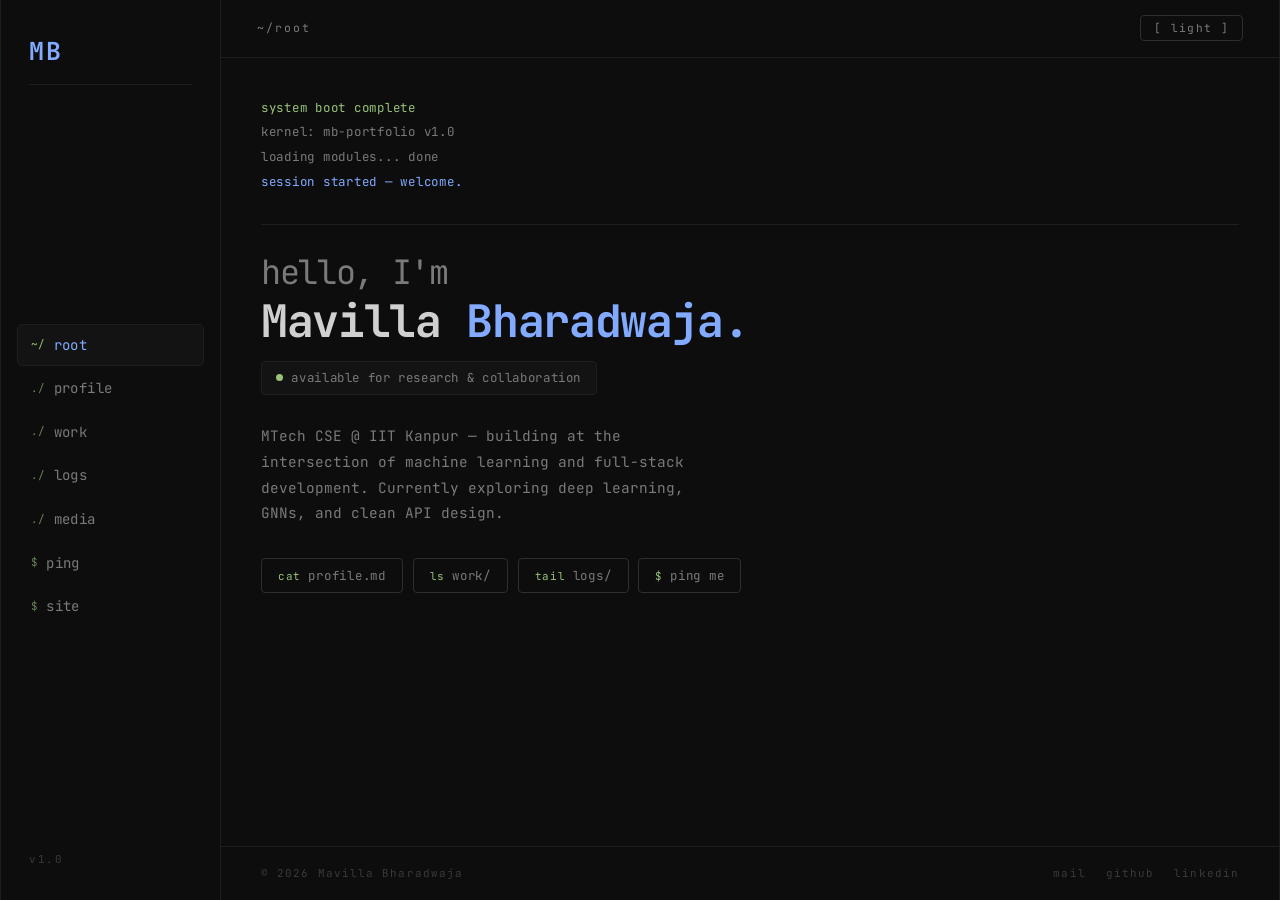
<file: index.html>
<!DOCTYPE html>
<html lang="en" data-theme="dark">
<head>
  <meta charset="UTF-8">
  <meta name="viewport" content="width=device-width, initial-scale=1.0">
  <title>MB — Mavilla Bharadwaja</title>
  <link rel="icon" href="data:image/svg+xml,<svg xmlns='http://www.w3.org/2000/svg' viewBox='0 0 32 32'><rect width='32' height='32' fill='%230d0d0d' rx='4'/><text x='50%25' y='55%25' dominant-baseline='middle' text-anchor='middle' font-family='monospace' font-weight='700' font-size='13' fill='%2382aaff'>MB</text></svg>">
  <link rel="preconnect" href="https://fonts.googleapis.com">
  <link href="https://fonts.googleapis.com/css2?family=JetBrains+Mono:ital,wght@0,300;0,400;0,500;0,600;0,700;1,400&display=swap" rel="stylesheet">
  <link rel="stylesheet" href="css/main.css">
  <!-- Apply saved theme before paint to avoid flash -->
  <script>(function(){var t=localStorage.getItem('mb-theme')||'dark';document.documentElement.setAttribute('data-theme',t);})();</script>
</head>
<body>

<div class="mobile-overlay" id="mobileOverlay"></div>

<div class="main-container">

  <!-- ======================== SIDEBAR ======================== -->
  <aside class="sidebar">
    <div class="sidebar-logo">MB</div>
    <div class="sidebar-hr"></div>

    <nav class="sidebar-nav" id="sidebarNav">
      <div class="nav-item" data-page="home">
        <span class="nav-prefix">~/</span>root
      </div>
      <div class="nav-item" data-page="about">
        <span class="nav-prefix">./</span>profile
      </div>
      <div class="nav-item" data-page="work">
        <span class="nav-prefix">./</span>work
      </div>
      <div class="nav-item" data-page="logs">
        <span class="nav-prefix">./</span>logs
      </div>
      <div class="nav-item" data-page="media">
        <span class="nav-prefix">./</span>media
      </div>
      <div class="nav-item" data-page="contact">
        <span class="nav-prefix">$</span>ping
      </div>
      <div class="nav-item" data-page="site">
        <span class="nav-prefix">$</span>site
      </div>
    </nav>

    <div class="sidebar-footer">v1.0</div>
  </aside>

  <!-- ======================== MAIN AREA ======================== -->
  <div class="main-area">
    <header class="navbar">
      <div class="navbar-left">
        <button class="hamburger" id="hamburger" aria-label="Toggle menu" aria-expanded="false">
          <span></span><span></span><span></span>
        </button>
        <span class="navbar-page" id="navbarPage">~/root</span>
      </div>
      <button class="theme-toggle" id="themeToggle">[ light ]</button>
    </header>

    <main class="page-content" id="pageContent"></main>
    <!-- footer injected here by router.js on each navigation -->
  </div>

</div>

<!-- =============================================================
     Script load order:
     1. theme.js        — Theme object (needs to run before render)
     2. data/logs.js    — LOGS array
     3. data/projects.js — PROJECTS array
     4. pages/*.js      — populate Pages object
     5. router.js       — navigate()
     6. mobile-nav.js   — MobileNav
============================================================== -->
<script>const Pages = {};</script>

<script src="js/theme.js"></script>
<script src="data/logs.js"></script>
<script src="data/projects.js"></script>
<script src="data/media.js"></script>

<script src="js/pages/home.js"></script>
<script src="js/pages/about.js"></script>
<script src="js/pages/work.js"></script>
<script src="js/pages/logs.js"></script>
<script src="js/pages/media.js"></script>
<script src="js/pages/contact.js"></script>
<script src="js/pages/site.js"></script>

<script src="js/router.js"></script>
<script src="js/mobile-nav.js"></script>

<script>
  Theme.init();
  initRouter();
  MobileNav.init();
</script>

</body>
</html>
</file>
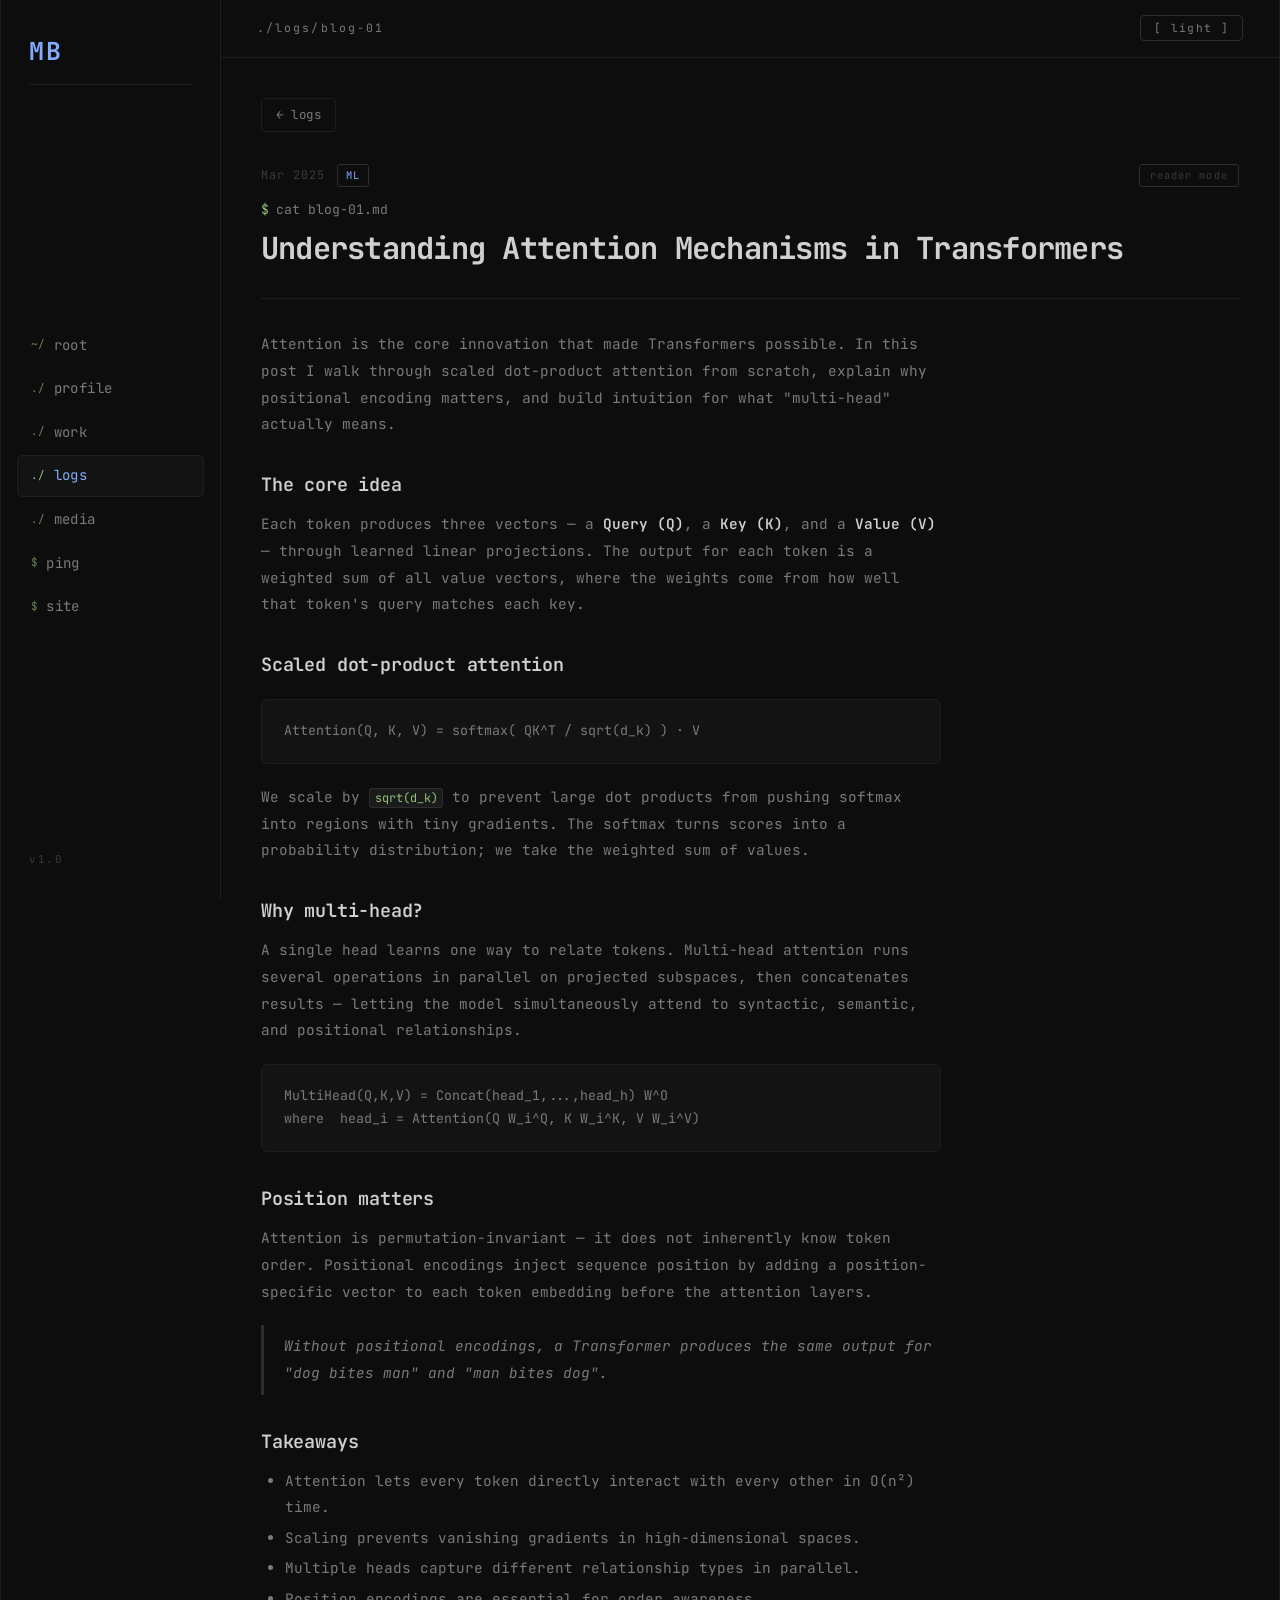
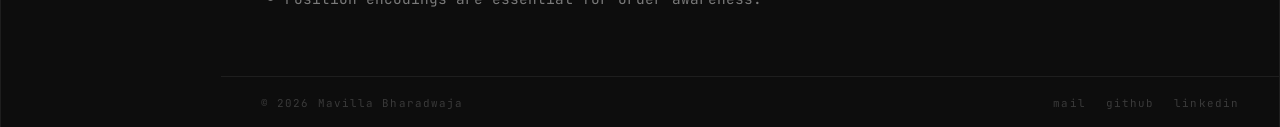
<file: blogs/blog-01.html>
<!DOCTYPE html>
<html lang="en" data-theme="dark">
<head>
  <meta charset="UTF-8">
  <meta name="viewport" content="width=device-width, initial-scale=1.0">
  <title>Understanding Attention Mechanisms in Transformers — MB</title>
  <link rel="icon" href="data:image/svg+xml,<svg xmlns='http://www.w3.org/2000/svg' viewBox='0 0 32 32'><rect width='32' height='32' fill='%230d0d0d' rx='4'/><text x='50%25' y='55%25' dominant-baseline='middle' text-anchor='middle' font-family='monospace' font-weight='700' font-size='13' fill='%2382aaff'>MB</text></svg>">
  <link rel="preconnect" href="https://fonts.googleapis.com">
  <link href="https://fonts.googleapis.com/css2?family=JetBrains+Mono:ital,wght@0,300;0,400;0,500;0,600;0,700;1,400&display=swap" rel="stylesheet">
  <link rel="stylesheet" href="../css/main.css">
  <script>(function(){var t=localStorage.getItem('mb-theme')||'dark';document.documentElement.setAttribute('data-theme',t);})();</script>
</head>
<body>
<button class="reader-exit">&#x2715; exit reader</button>
<div class="mobile-overlay" id="mobileOverlay"></div>
<div class="main-container">
  <aside class="sidebar">
    <div class="sidebar-logo">MB</div>
    <div class="sidebar-hr"></div>
    <nav class="sidebar-nav">
      <a class="nav-item"        href="../index.html#home">   <span class="nav-prefix">~/</span>root</a>
      <a class="nav-item"        href="../index.html#about">  <span class="nav-prefix">./</span>profile</a>
      <a class="nav-item"        href="../index.html#work">   <span class="nav-prefix">./</span>work</a>
      <a class="nav-item active" href="../index.html#logs">   <span class="nav-prefix">./</span>logs</a>
      <a class="nav-item"        href="../index.html#media">  <span class="nav-prefix">./</span>media</a>
      <a class="nav-item"        href="../index.html#contact"><span class="nav-prefix">$</span>ping</a>
      <a class="nav-item"        href="../index.html#site">   <span class="nav-prefix">$</span>site</a>
    </nav>
    <div class="sidebar-footer">v1.0</div>
  </aside>
  <div class="main-area">
    <header class="navbar">
      <div class="navbar-left">
        <button class="hamburger" id="hamburger" aria-label="Toggle menu" aria-expanded="false">
          <span></span><span></span><span></span>
        </button>
        <span class="navbar-page">./logs/blog-01</span>
      </div>
      <button class="theme-toggle" id="themeToggle">[ light ]</button>
    </header>
    <main class="page-content">
      <a class="back-nav" href="../index.html#logs"><span class="back-arrow">&#x2190;</span> logs</a>
      <div class="post-meta">
        <span class="post-date">Mar 2025</span>
        <span class="post-badge">ML</span>
        <button class="reader-toggle">reader mode</button>
      </div>
      <div class="term-cmd">
        <span class="term-prompt">$</span>
        <span class="term-text">cat blog-01.md</span>
      </div>
      <h1 class="post-title">Understanding Attention Mechanisms in Transformers</h1>
      <div class="post-divider"></div>
      <article class="post-body">
<p>Attention is the core innovation that made Transformers possible. In this post I walk through scaled dot-product attention from scratch, explain why positional encoding matters, and build intuition for what "multi-head" actually means.</p>
<h2>The core idea</h2>
<p>Each token produces three vectors — a <strong>Query (Q)</strong>, a <strong>Key (K)</strong>, and a <strong>Value (V)</strong> — through learned linear projections. The output for each token is a weighted sum of all value vectors, where the weights come from how well that token's query matches each key.</p>
<h2>Scaled dot-product attention</h2>
<pre><code>Attention(Q, K, V) = softmax( QK^T / sqrt(d_k) ) · V</code></pre>
<p>We scale by <code>sqrt(d_k)</code> to prevent large dot products from pushing softmax into regions with tiny gradients. The softmax turns scores into a probability distribution; we take the weighted sum of values.</p>
<h2>Why multi-head?</h2>
<p>A single head learns one way to relate tokens. Multi-head attention runs several operations in parallel on projected subspaces, then concatenates results — letting the model simultaneously attend to syntactic, semantic, and positional relationships.</p>
<pre><code>MultiHead(Q,K,V) = Concat(head_1,...,head_h) W^O
where  head_i = Attention(Q W_i^Q, K W_i^K, V W_i^V)</code></pre>
<h2>Position matters</h2>
<p>Attention is permutation-invariant — it does not inherently know token order. Positional encodings inject sequence position by adding a position-specific vector to each token embedding before the attention layers.</p>
<blockquote><p>Without positional encodings, a Transformer produces the same output for "dog bites man" and "man bites dog".</p></blockquote>
<h2>Takeaways</h2>
<ul>
<li>Attention lets every token directly interact with every other in O(n²) time.</li>
<li>Scaling prevents vanishing gradients in high-dimensional spaces.</li>
<li>Multiple heads capture different relationship types in parallel.</li>
<li>Position encodings are essential for order awareness.</li>
</ul>
      </article>
    </main>
    <footer class="site-footer">
      <span class="footer-copy">&#169; <span id="footerYear"></span> Mavilla Bharadwaja</span>
      <span class="footer-right">
        <a href="mailto:bharadwaja1557@gmail.com">mail</a>
        <a href="https://github.com/mb1557" target="_blank" rel="noopener">github</a>
        <a href="https://linkedin.com/in/bharadwaja1557/" target="_blank" rel="noopener">linkedin</a>
      </span>
    </footer>
  </div>
</div>
<script src="../js/theme.js"></script>
<script src="../js/mobile-nav.js"></script>
<script src="../js/blog-shell.js"></script>
</body>
</html>
</file>
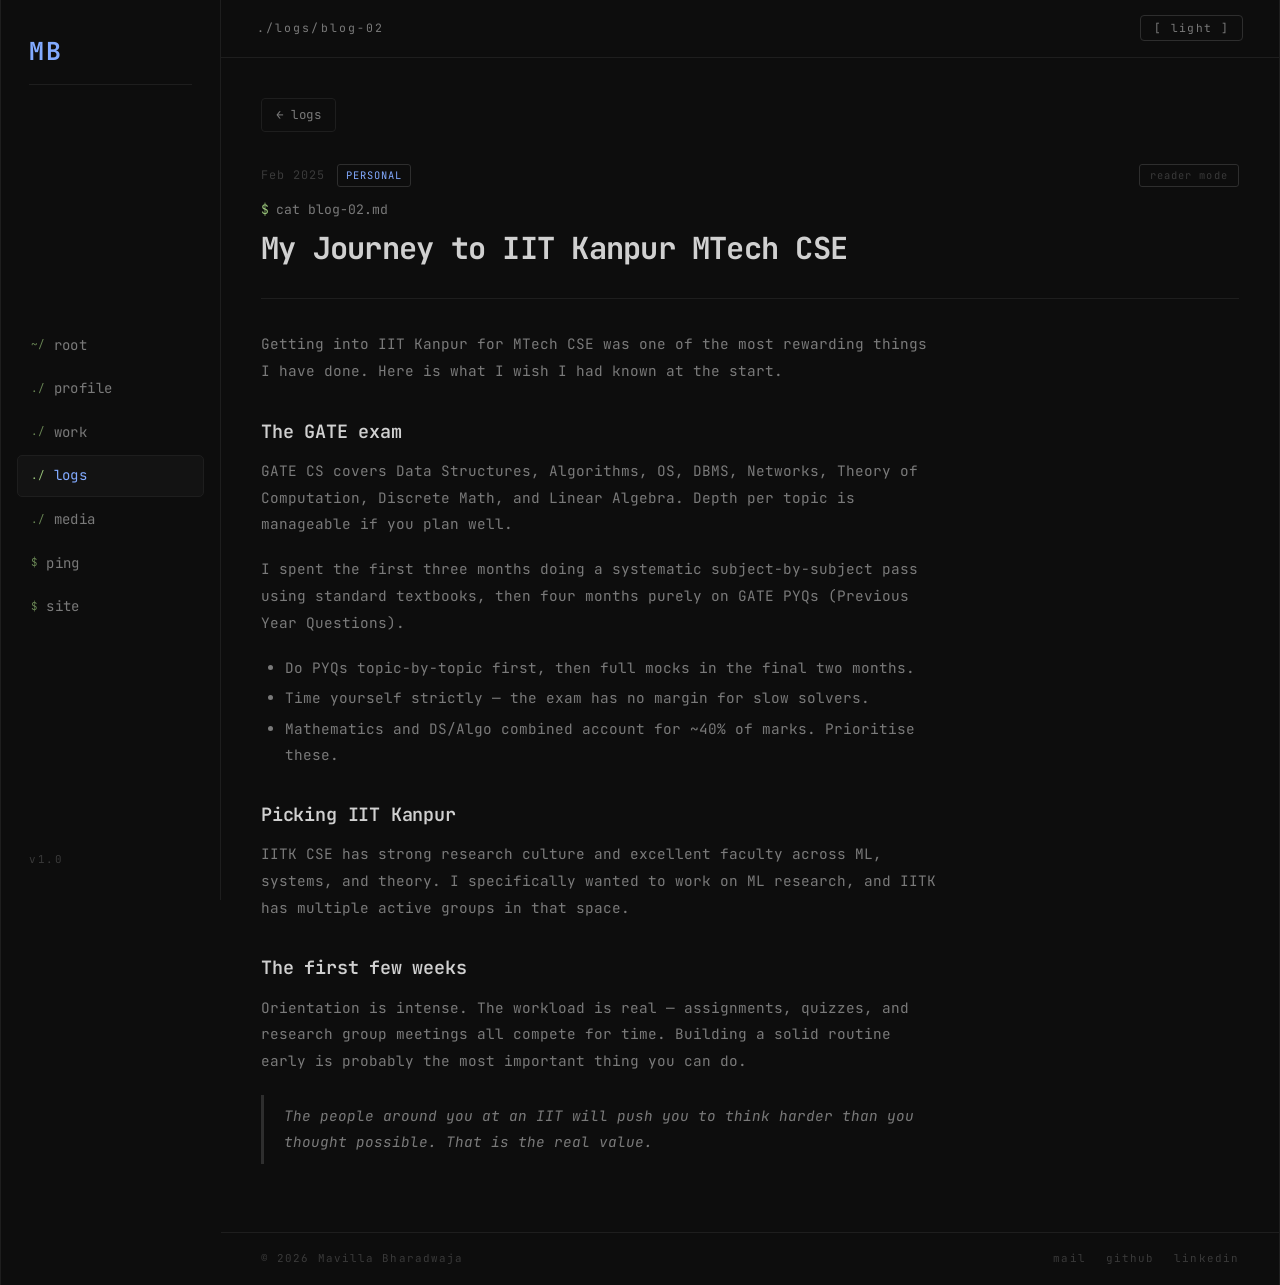
<file: blogs/blog-02.html>
<!DOCTYPE html>
<html lang="en" data-theme="dark">
<head>
  <meta charset="UTF-8"><meta name="viewport" content="width=device-width, initial-scale=1.0">
  <title>My Journey to IIT Kanpur MTech CSE — MB</title>
  <link rel="icon" href="data:image/svg+xml,<svg xmlns='http://www.w3.org/2000/svg' viewBox='0 0 32 32'><rect width='32' height='32' fill='%230d0d0d' rx='4'/><text x='50%25' y='55%25' dominant-baseline='middle' text-anchor='middle' font-family='monospace' font-weight='700' font-size='13' fill='%2382aaff'>MB</text></svg>">
  <link rel="preconnect" href="https://fonts.googleapis.com">
  <link href="https://fonts.googleapis.com/css2?family=JetBrains+Mono:ital,wght@0,300;0,400;0,500;0,600;0,700;1,400&display=swap" rel="stylesheet">
  <link rel="stylesheet" href="../css/main.css">
  <script>(function(){var t=localStorage.getItem('mb-theme')||'dark';document.documentElement.setAttribute('data-theme',t);})();</script>
</head>
<body>
<button class="reader-exit">&#x2715; exit reader</button>
<div class="mobile-overlay" id="mobileOverlay"></div>
<div class="main-container">
  <aside class="sidebar">
    <div class="sidebar-logo">MB</div><div class="sidebar-hr"></div>
    <nav class="sidebar-nav">
      <a class="nav-item"        href="../index.html#home">   <span class="nav-prefix">~/</span>root</a>
      <a class="nav-item"        href="../index.html#about">  <span class="nav-prefix">./</span>profile</a>
      <a class="nav-item"        href="../index.html#work">   <span class="nav-prefix">./</span>work</a>
      <a class="nav-item active" href="../index.html#logs">   <span class="nav-prefix">./</span>logs</a>
      <a class="nav-item"        href="../index.html#media">  <span class="nav-prefix">./</span>media</a>
      <a class="nav-item"        href="../index.html#contact"><span class="nav-prefix">$</span>ping</a>
      <a class="nav-item"        href="../index.html#site">   <span class="nav-prefix">$</span>site</a>
    </nav>
    <div class="sidebar-footer">v1.0</div>
  </aside>
  <div class="main-area">
    <header class="navbar">
      <div class="navbar-left">
        <button class="hamburger" id="hamburger" aria-label="Toggle menu" aria-expanded="false"><span></span><span></span><span></span></button>
        <span class="navbar-page">./logs/blog-02</span>
      </div>
      <button class="theme-toggle" id="themeToggle">[ light ]</button>
    </header>
    <main class="page-content">
      <a class="back-nav" href="../index.html#logs"><span class="back-arrow">&#x2190;</span> logs</a>
      <div class="post-meta">
        <span class="post-date">Feb 2025</span>
        <span class="post-badge">Personal</span>
        <button class="reader-toggle">reader mode</button>
      </div>
      <div class="term-cmd"><span class="term-prompt">$</span><span class="term-text">cat blog-02.md</span></div>
      <h1 class="post-title">My Journey to IIT Kanpur MTech CSE</h1>
      <div class="post-divider"></div>
      <article class="post-body"><p>Getting into IIT Kanpur for MTech CSE was one of the most rewarding things I have done. Here is what I wish I had known at the start.</p>
<h2>The GATE exam</h2>
<p>GATE CS covers Data Structures, Algorithms, OS, DBMS, Networks, Theory of Computation, Discrete Math, and Linear Algebra. Depth per topic is manageable if you plan well.</p>
<p>I spent the first three months doing a systematic subject-by-subject pass using standard textbooks, then four months purely on GATE PYQs (Previous Year Questions).</p>
<ul><li>Do PYQs topic-by-topic first, then full mocks in the final two months.</li>
<li>Time yourself strictly — the exam has no margin for slow solvers.</li>
<li>Mathematics and DS/Algo combined account for ~40% of marks. Prioritise these.</li></ul>
<h2>Picking IIT Kanpur</h2>
<p>IITK CSE has strong research culture and excellent faculty across ML, systems, and theory. I specifically wanted to work on ML research, and IITK has multiple active groups in that space.</p>
<h2>The first few weeks</h2>
<p>Orientation is intense. The workload is real — assignments, quizzes, and research group meetings all compete for time. Building a solid routine early is probably the most important thing you can do.</p>
<blockquote><p>The people around you at an IIT will push you to think harder than you thought possible. That is the real value.</p></blockquote></article>
    </main>
    <footer class="site-footer">
      <span class="footer-copy">&#169; <span id="footerYear"></span> Mavilla Bharadwaja</span>
      <span class="footer-right">
        <a href="mailto:bharadwaja1557@gmail.com">mail</a>
        <a href="https://github.com/mb1557" target="_blank" rel="noopener">github</a>
        <a href="https://linkedin.com/in/bharadwaja1557/" target="_blank" rel="noopener">linkedin</a>
      </span>
    </footer>
  </div>
</div>
<script src="../js/theme.js"></script>
<script src="../js/mobile-nav.js"></script>
<script src="../js/blog-shell.js"></script>
</body></html>
</file>
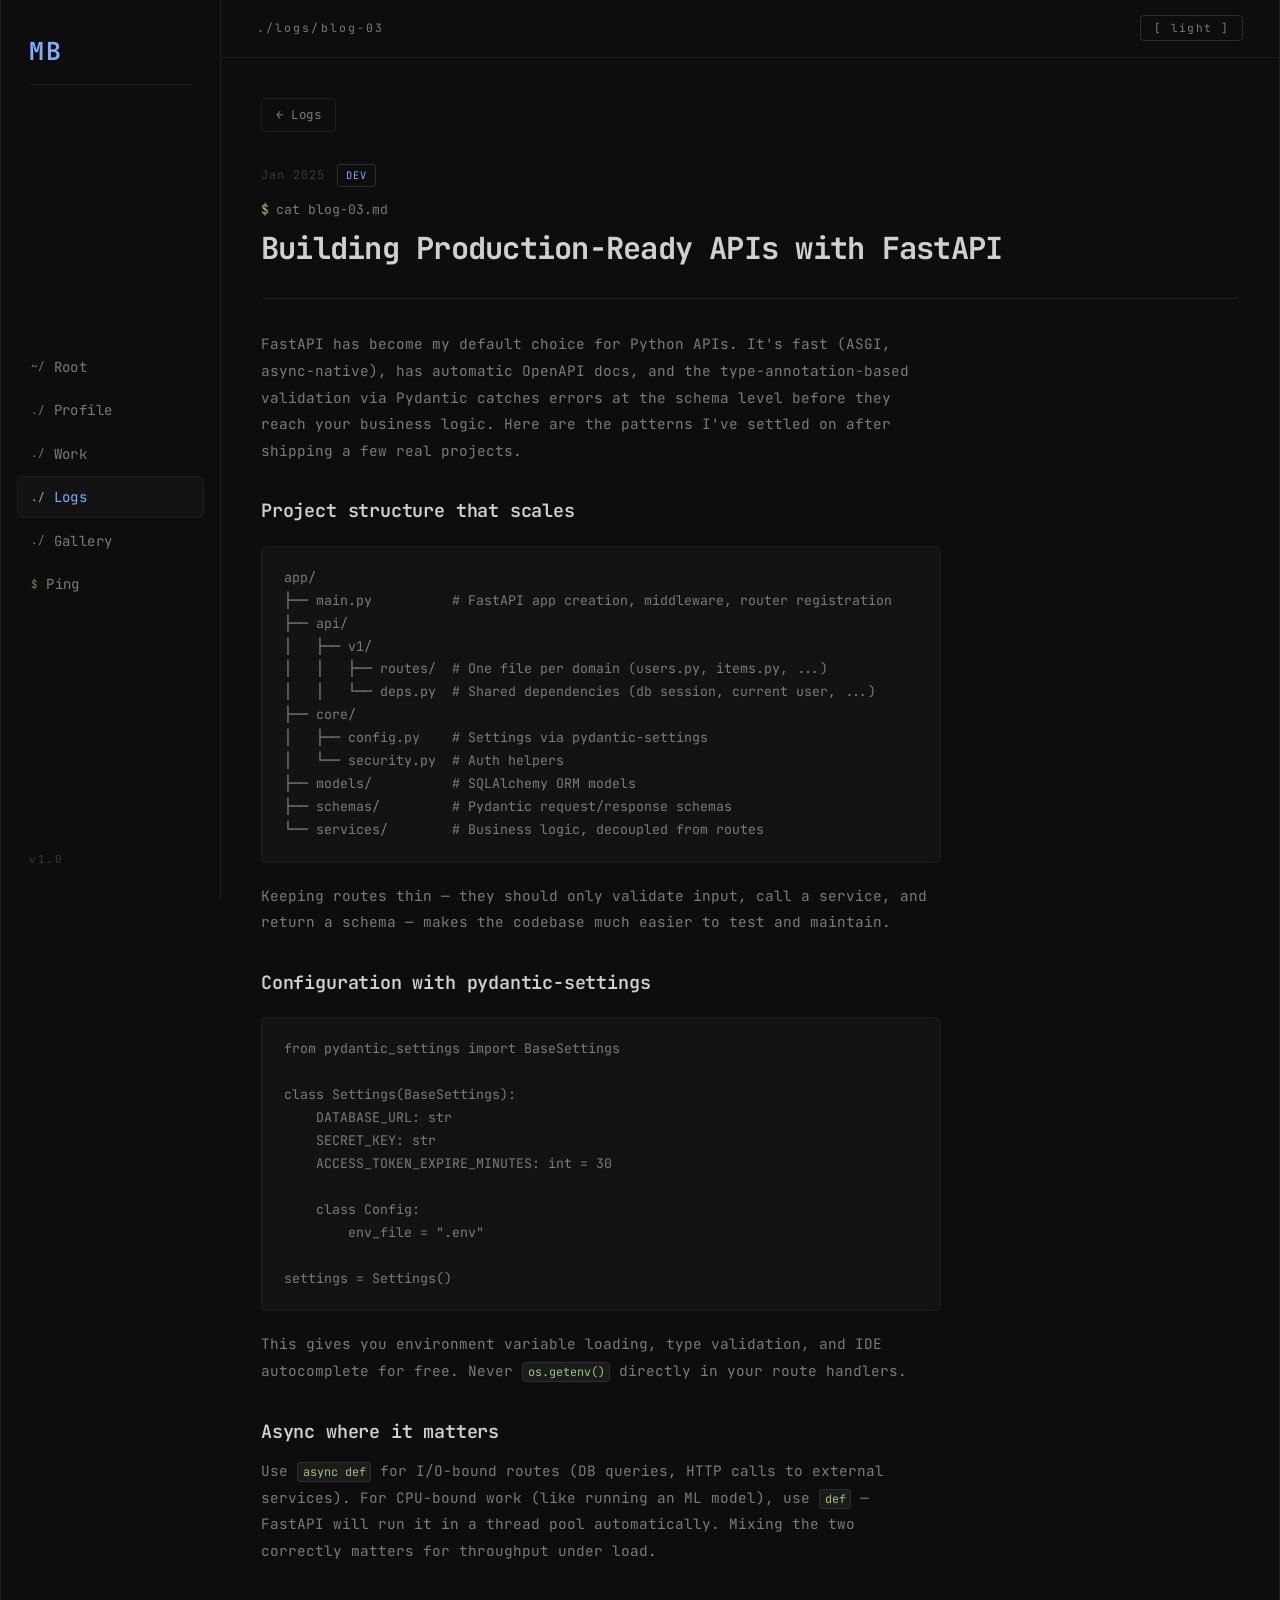
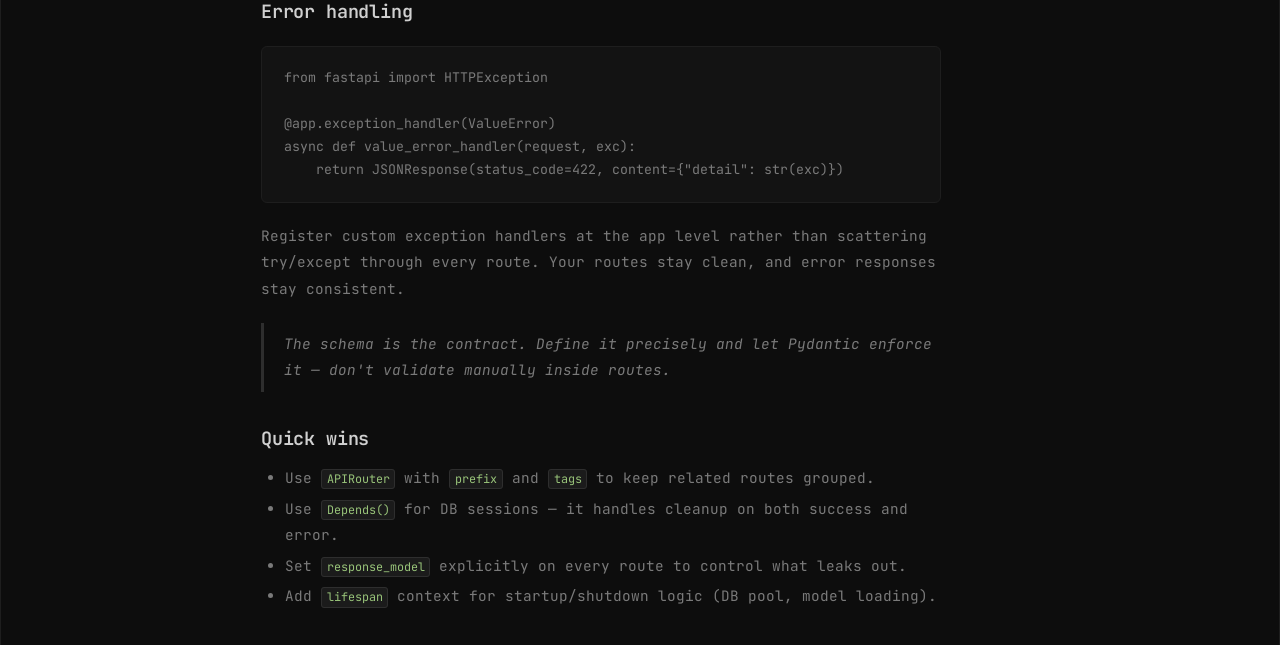
<file: blogs/blog-03.html>
<!DOCTYPE html>
<html lang="en" data-theme="dark">
<head>
  <meta charset="UTF-8">
  <meta name="viewport" content="width=device-width, initial-scale=1.0">
  <title>Building Production-Ready APIs with FastAPI — MB</title>
  <link rel="icon" href="data:image/svg+xml,<svg xmlns='http://www.w3.org/2000/svg' viewBox='0 0 32 32'><rect width='32' height='32' fill='%230d0d0d' rx='4'/><text x='50%25' y='55%25' dominant-baseline='middle' text-anchor='middle' font-family='monospace' font-weight='700' font-size='13' fill='%2382aaff'>MB</text></svg>">
  <link rel="preconnect" href="https://fonts.googleapis.com">
  <link href="https://fonts.googleapis.com/css2?family=JetBrains+Mono:ital,wght@0,300;0,400;0,500;0,600;0,700;1,400&display=swap" rel="stylesheet">
  <link rel="stylesheet" href="../css/main.css">
  <script>(function(){var t=localStorage.getItem('mb-theme')||'dark';document.documentElement.setAttribute('data-theme',t);})();</script>
</head>
<body>

<div class="mobile-overlay" id="mobileOverlay"></div>
<div class="main-container">

  <aside class="sidebar">
    <div class="sidebar-logo">MB</div>
    <div class="sidebar-hr"></div>
    <nav class="sidebar-nav">
      <a class="nav-item"        href="../index.html#home">    <span class="nav-prefix">~/</span>Root</a>
      <a class="nav-item"        href="../index.html#about">   <span class="nav-prefix">./</span>Profile</a>
      <a class="nav-item"        href="../index.html#projects"><span class="nav-prefix">./</span>Work</a>
      <a class="nav-item active" href="../index.html#blogs">   <span class="nav-prefix">./</span>Logs</a>
      <a class="nav-item"        href="../index.html#gallery"> <span class="nav-prefix">./</span>Gallery</a>
      <a class="nav-item"        href="../index.html#contact"> <span class="nav-prefix">$</span>Ping</a>
    </nav>
    <div class="sidebar-footer">v1.0</div>
  </aside>

  <div class="main-area">
    <header class="navbar">
      <div class="navbar-left">
        <button class="hamburger" id="hamburger" aria-label="Toggle menu" aria-expanded="false">
          <span></span><span></span><span></span>
        </button>
        <span class="navbar-page">./logs/blog-03</span>
      </div>
      <button class="theme-toggle" id="themeToggle">[ light ]</button>
    </header>

    <main class="page-content">

      <a class="back-nav" href="../index.html#blogs">
        <span class="back-arrow">←</span> Logs
      </a>

      <div class="post-meta">
        <span class="post-date">Jan 2025</span>
        <span class="post-badge">Dev</span>
      </div>

      <div class="term-cmd">
        <span class="term-prompt">$</span>
        <span class="term-text">cat blog-03.md</span>
      </div>

      <h1 class="post-title">Building Production-Ready APIs with FastAPI</h1>
      <div class="post-divider"></div>

      <article class="post-body">

        <p>
          FastAPI has become my default choice for Python APIs. It's fast (ASGI, async-native),
          has automatic OpenAPI docs, and the type-annotation-based validation via Pydantic catches
          errors at the schema level before they reach your business logic. Here are the patterns
          I've settled on after shipping a few real projects.
        </p>

        <h2>Project structure that scales</h2>

        <pre><code>app/
├── main.py          # FastAPI app creation, middleware, router registration
├── api/
│   ├── v1/
│   │   ├── routes/  # One file per domain (users.py, items.py, ...)
│   │   └── deps.py  # Shared dependencies (db session, current user, ...)
├── core/
│   ├── config.py    # Settings via pydantic-settings
│   └── security.py  # Auth helpers
├── models/          # SQLAlchemy ORM models
├── schemas/         # Pydantic request/response schemas
└── services/        # Business logic, decoupled from routes</code></pre>

        <p>
          Keeping routes thin — they should only validate input, call a service, and return a schema —
          makes the codebase much easier to test and maintain.
        </p>

        <h2>Configuration with pydantic-settings</h2>

        <pre><code>from pydantic_settings import BaseSettings

class Settings(BaseSettings):
    DATABASE_URL: str
    SECRET_KEY: str
    ACCESS_TOKEN_EXPIRE_MINUTES: int = 30

    class Config:
        env_file = ".env"

settings = Settings()</code></pre>

        <p>
          This gives you environment variable loading, type validation, and IDE autocomplete for free.
          Never <code>os.getenv()</code> directly in your route handlers.
        </p>

        <h2>Async where it matters</h2>

        <p>
          Use <code>async def</code> for I/O-bound routes (DB queries, HTTP calls to external services).
          For CPU-bound work (like running an ML model), use <code>def</code> — FastAPI will run it in
          a thread pool automatically. Mixing the two correctly matters for throughput under load.
        </p>

        <h2>Error handling</h2>

        <pre><code>from fastapi import HTTPException

@app.exception_handler(ValueError)
async def value_error_handler(request, exc):
    return JSONResponse(status_code=422, content={"detail": str(exc)})</code></pre>

        <p>
          Register custom exception handlers at the app level rather than scattering try/except
          through every route. Your routes stay clean, and error responses stay consistent.
        </p>

        <blockquote>
          <p>The schema is the contract. Define it precisely and let Pydantic enforce it — don't validate manually inside routes.</p>
        </blockquote>

        <h2>Quick wins</h2>

        <ul>
          <li>Use <code>APIRouter</code> with <code>prefix</code> and <code>tags</code> to keep related routes grouped.</li>
          <li>Use <code>Depends()</code> for DB sessions — it handles cleanup on both success and error.</li>
          <li>Set <code>response_model</code> explicitly on every route to control what leaks out.</li>
          <li>Add <code>lifespan</code> context for startup/shutdown logic (DB pool, model loading).</li>
        </ul>

      </article>
    </main>
  </div>

</div>

<script src="../js/theme.js"></script>
<script src="../js/mobile-nav.js"></script>
<script src="../js/blog-shell.js"></script>
</body>
</html>
</file>
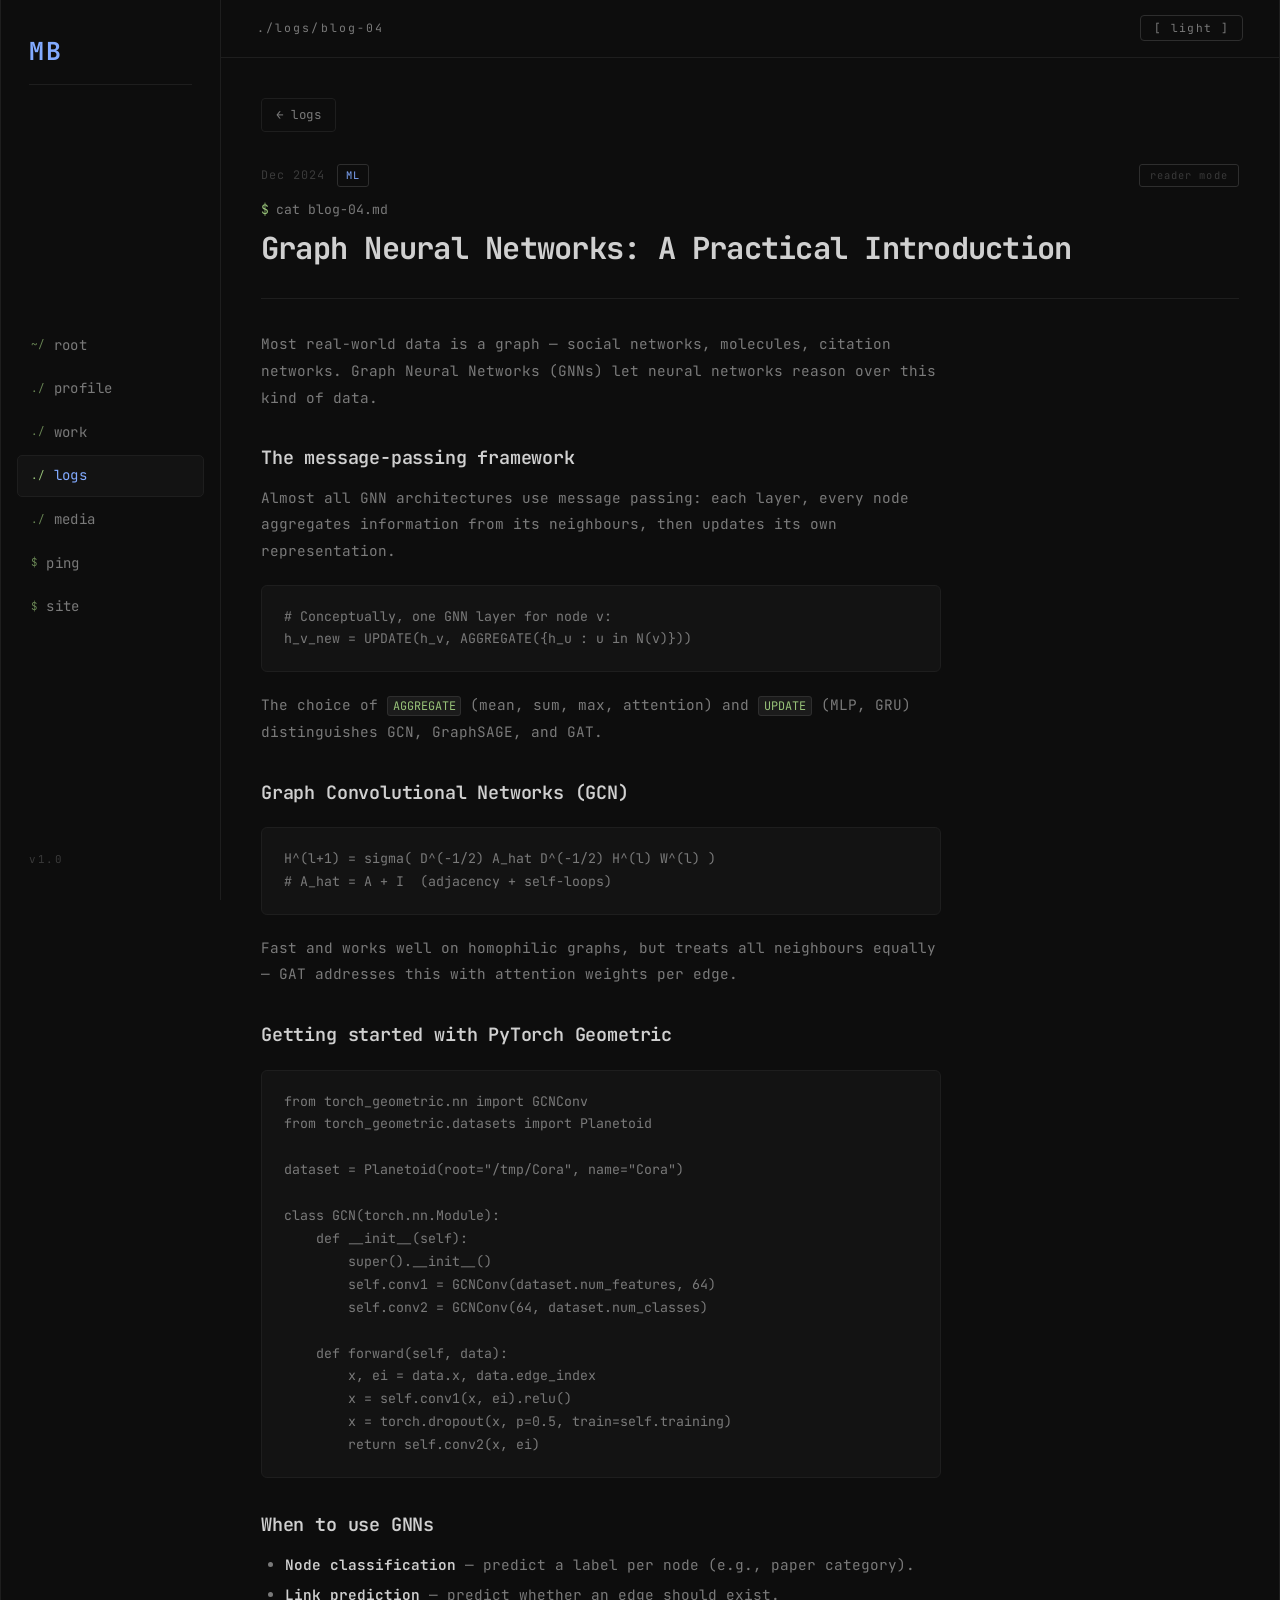
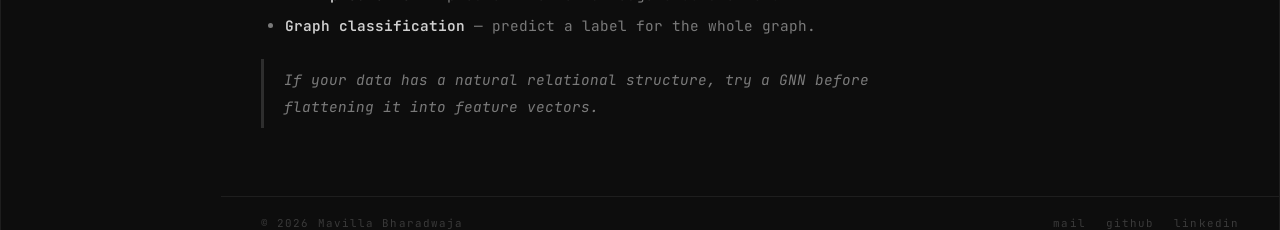
<file: blogs/blog-04.html>
<!DOCTYPE html>
<html lang="en" data-theme="dark">
<head>
  <meta charset="UTF-8"><meta name="viewport" content="width=device-width, initial-scale=1.0">
  <title>Graph Neural Networks: A Practical Introduction — MB</title>
  <link rel="icon" href="data:image/svg+xml,<svg xmlns='http://www.w3.org/2000/svg' viewBox='0 0 32 32'><rect width='32' height='32' fill='%230d0d0d' rx='4'/><text x='50%25' y='55%25' dominant-baseline='middle' text-anchor='middle' font-family='monospace' font-weight='700' font-size='13' fill='%2382aaff'>MB</text></svg>">
  <link rel="preconnect" href="https://fonts.googleapis.com">
  <link href="https://fonts.googleapis.com/css2?family=JetBrains+Mono:ital,wght@0,300;0,400;0,500;0,600;0,700;1,400&display=swap" rel="stylesheet">
  <link rel="stylesheet" href="../css/main.css">
  <script>(function(){var t=localStorage.getItem('mb-theme')||'dark';document.documentElement.setAttribute('data-theme',t);})();</script>
</head>
<body>
<button class="reader-exit">&#x2715; exit reader</button>
<div class="mobile-overlay" id="mobileOverlay"></div>
<div class="main-container">
  <aside class="sidebar">
    <div class="sidebar-logo">MB</div><div class="sidebar-hr"></div>
    <nav class="sidebar-nav">
      <a class="nav-item"        href="../index.html#home">   <span class="nav-prefix">~/</span>root</a>
      <a class="nav-item"        href="../index.html#about">  <span class="nav-prefix">./</span>profile</a>
      <a class="nav-item"        href="../index.html#work">   <span class="nav-prefix">./</span>work</a>
      <a class="nav-item active" href="../index.html#logs">   <span class="nav-prefix">./</span>logs</a>
      <a class="nav-item"        href="../index.html#media">  <span class="nav-prefix">./</span>media</a>
      <a class="nav-item"        href="../index.html#contact"><span class="nav-prefix">$</span>ping</a>
      <a class="nav-item"        href="../index.html#site">   <span class="nav-prefix">$</span>site</a>
    </nav>
    <div class="sidebar-footer">v1.0</div>
  </aside>
  <div class="main-area">
    <header class="navbar">
      <div class="navbar-left">
        <button class="hamburger" id="hamburger" aria-label="Toggle menu" aria-expanded="false"><span></span><span></span><span></span></button>
        <span class="navbar-page">./logs/blog-04</span>
      </div>
      <button class="theme-toggle" id="themeToggle">[ light ]</button>
    </header>
    <main class="page-content">
      <a class="back-nav" href="../index.html#logs"><span class="back-arrow">&#x2190;</span> logs</a>
      <div class="post-meta">
        <span class="post-date">Dec 2024</span>
        <span class="post-badge">ML</span>
        <button class="reader-toggle">reader mode</button>
      </div>
      <div class="term-cmd"><span class="term-prompt">$</span><span class="term-text">cat blog-04.md</span></div>
      <h1 class="post-title">Graph Neural Networks: A Practical Introduction</h1>
      <div class="post-divider"></div>
      <article class="post-body"><p>Most real-world data is a graph — social networks, molecules, citation networks. Graph Neural Networks (GNNs) let neural networks reason over this kind of data.</p>
<h2>The message-passing framework</h2>
<p>Almost all GNN architectures use message passing: each layer, every node aggregates information from its neighbours, then updates its own representation.</p>
<pre><code># Conceptually, one GNN layer for node v:
h_v_new = UPDATE(h_v, AGGREGATE({h_u : u in N(v)}))</code></pre>
<p>The choice of <code>AGGREGATE</code> (mean, sum, max, attention) and <code>UPDATE</code> (MLP, GRU) distinguishes GCN, GraphSAGE, and GAT.</p>
<h2>Graph Convolutional Networks (GCN)</h2>
<pre><code>H^(l+1) = sigma( D^(-1/2) A_hat D^(-1/2) H^(l) W^(l) )
# A_hat = A + I  (adjacency + self-loops)</code></pre>
<p>Fast and works well on homophilic graphs, but treats all neighbours equally — GAT addresses this with attention weights per edge.</p>
<h2>Getting started with PyTorch Geometric</h2>
<pre><code>from torch_geometric.nn import GCNConv
from torch_geometric.datasets import Planetoid

dataset = Planetoid(root="/tmp/Cora", name="Cora")

class GCN(torch.nn.Module):
    def __init__(self):
        super().__init__()
        self.conv1 = GCNConv(dataset.num_features, 64)
        self.conv2 = GCNConv(64, dataset.num_classes)

    def forward(self, data):
        x, ei = data.x, data.edge_index
        x = self.conv1(x, ei).relu()
        x = torch.dropout(x, p=0.5, train=self.training)
        return self.conv2(x, ei)</code></pre>
<h2>When to use GNNs</h2>
<ul>
<li><strong>Node classification</strong> — predict a label per node (e.g., paper category).</li>
<li><strong>Link prediction</strong> — predict whether an edge should exist.</li>
<li><strong>Graph classification</strong> — predict a label for the whole graph.</li>
</ul>
<blockquote><p>If your data has a natural relational structure, try a GNN before flattening it into feature vectors.</p></blockquote></article>
    </main>
    <footer class="site-footer">
      <span class="footer-copy">&#169; <span id="footerYear"></span> Mavilla Bharadwaja</span>
      <span class="footer-right">
        <a href="mailto:bharadwaja1557@gmail.com">mail</a>
        <a href="https://github.com/mb1557" target="_blank" rel="noopener">github</a>
        <a href="https://linkedin.com/in/bharadwaja1557/" target="_blank" rel="noopener">linkedin</a>
      </span>
    </footer>
  </div>
</div>
<script src="../js/theme.js"></script>
<script src="../js/mobile-nav.js"></script>
<script src="../js/blog-shell.js"></script>
</body></html>
</file>
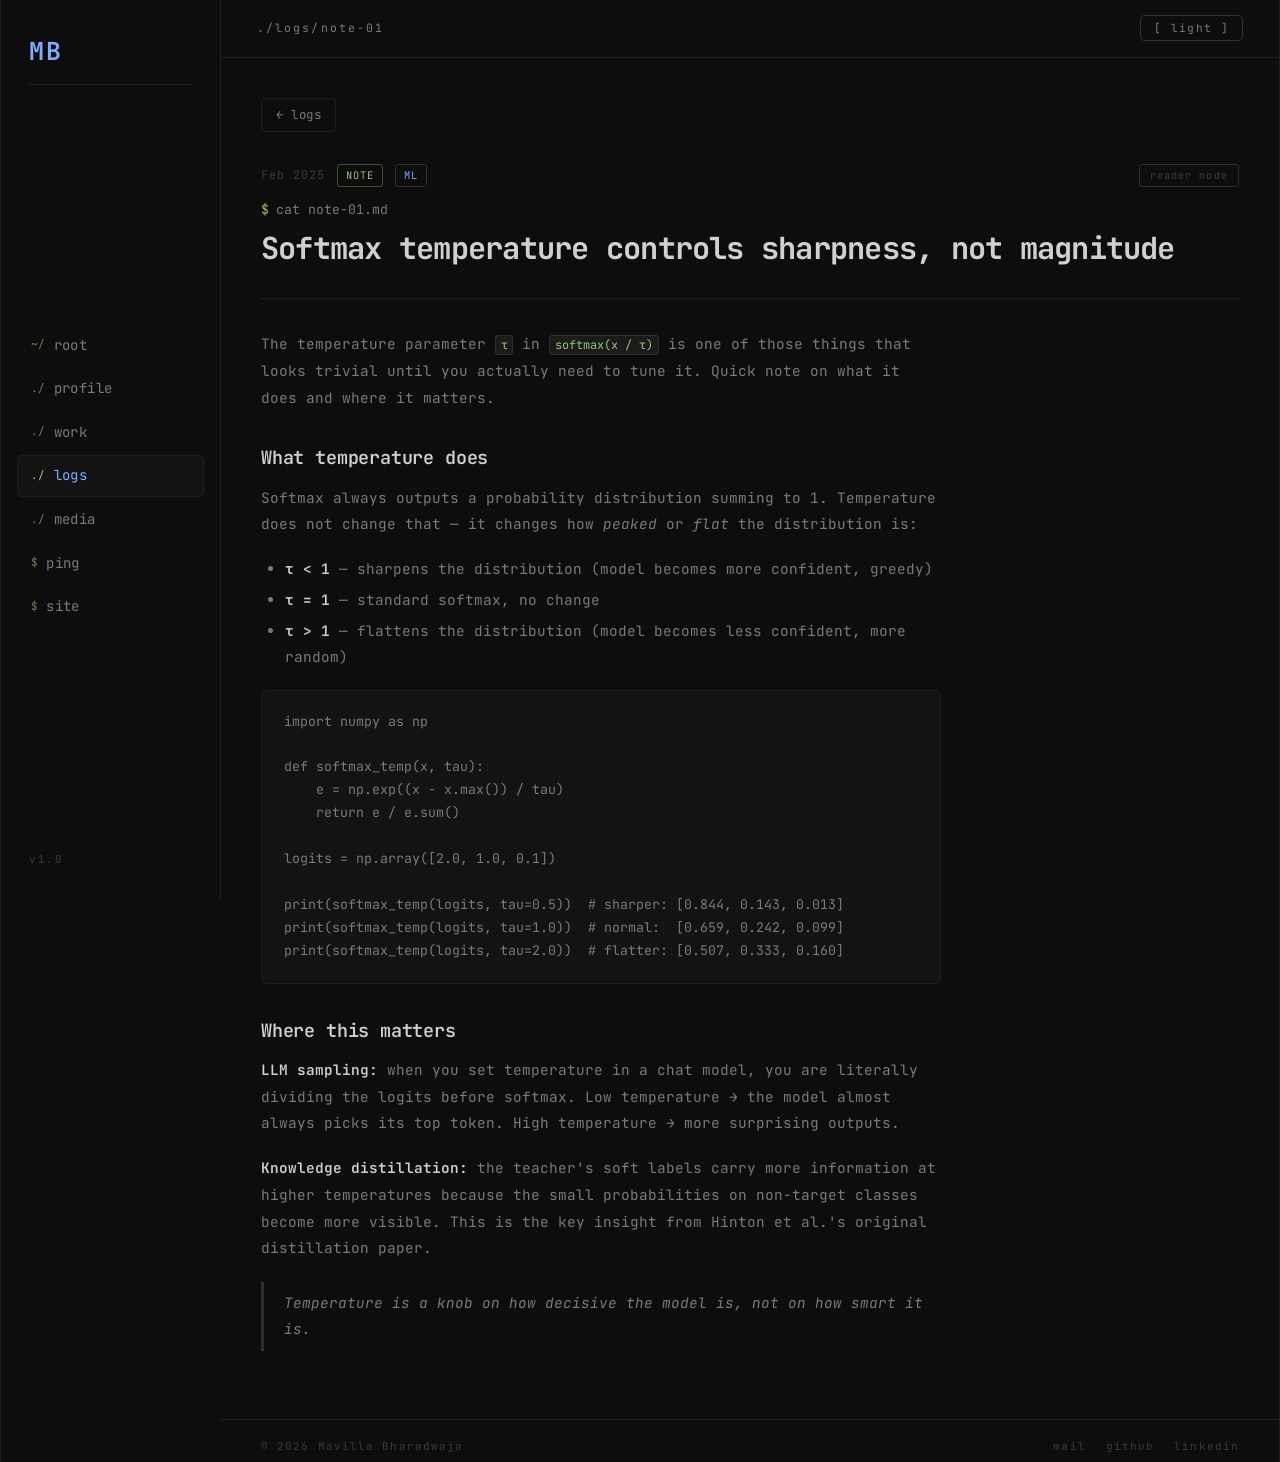
<file: blogs/note-01.html>
<!DOCTYPE html>
<html lang="en" data-theme="dark">
<head>
  <meta charset="UTF-8"><meta name="viewport" content="width=device-width, initial-scale=1.0">
  <title>Softmax temperature controls sharpness, not magnitude — MB</title>
  <link rel="icon" href="data:image/svg+xml,<svg xmlns='http://www.w3.org/2000/svg' viewBox='0 0 32 32'><rect width='32' height='32' fill='%230d0d0d' rx='4'/><text x='50%25' y='55%25' dominant-baseline='middle' text-anchor='middle' font-family='monospace' font-weight='700' font-size='13' fill='%2382aaff'>MB</text></svg>">
  <link rel="preconnect" href="https://fonts.googleapis.com">
  <link href="https://fonts.googleapis.com/css2?family=JetBrains+Mono:ital,wght@0,300;0,400;0,500;0,600;0,700;1,400&display=swap" rel="stylesheet">
  <link rel="stylesheet" href="../css/main.css">
  <script>(function(){var t=localStorage.getItem('mb-theme')||'dark';document.documentElement.setAttribute('data-theme',t);})();</script>
</head>
<body>
<button class="reader-exit">&#x2715; exit reader</button>
<div class="mobile-overlay" id="mobileOverlay"></div>
<div class="main-container">
  <aside class="sidebar">
    <div class="sidebar-logo">MB</div><div class="sidebar-hr"></div>
    <nav class="sidebar-nav">
      <a class="nav-item"        href="../index.html#home">   <span class="nav-prefix">~/</span>root</a>
      <a class="nav-item"        href="../index.html#about">  <span class="nav-prefix">./</span>profile</a>
      <a class="nav-item"        href="../index.html#work">   <span class="nav-prefix">./</span>work</a>
      <a class="nav-item active" href="../index.html#logs">   <span class="nav-prefix">./</span>logs</a>
      <a class="nav-item"        href="../index.html#media">  <span class="nav-prefix">./</span>media</a>
      <a class="nav-item"        href="../index.html#contact"><span class="nav-prefix">$</span>ping</a>
      <a class="nav-item"        href="../index.html#site">   <span class="nav-prefix">$</span>site</a>
    </nav>
    <div class="sidebar-footer">v1.0</div>
  </aside>
  <div class="main-area">
    <header class="navbar">
      <div class="navbar-left">
        <button class="hamburger" id="hamburger" aria-label="Toggle menu" aria-expanded="false">
          <span></span><span></span><span></span>
        </button>
        <span class="navbar-page">./logs/note-01</span>
      </div>
      <button class="theme-toggle" id="themeToggle">[ light ]</button>
    </header>
    <main class="page-content">
      <a class="back-nav" href="../index.html#logs"><span class="back-arrow">&#x2190;</span> logs</a>
      <div class="post-meta">
        <span class="post-date">Feb 2025</span>
        <span class="post-badge post-type-note">note</span>
        <span class="post-badge">ML</span>
        <button class="reader-toggle">reader mode</button>
      </div>
      <div class="term-cmd">
        <span class="term-prompt">$</span>
        <span class="term-text">cat note-01.md</span>
      </div>
      <h1 class="post-title">Softmax temperature controls sharpness, not magnitude</h1>
      <div class="post-divider"></div>
      <article class="post-body">

        <p>
          The temperature parameter <code>τ</code> in <code>softmax(x / τ)</code> is one of those
          things that looks trivial until you actually need to tune it. Quick note on what it does
          and where it matters.
        </p>

        <h2>What temperature does</h2>

        <p>
          Softmax always outputs a probability distribution summing to 1. Temperature does not
          change that — it changes how <em>peaked</em> or <em>flat</em> the distribution is:
        </p>

        <ul>
          <li><strong>τ &lt; 1</strong> — sharpens the distribution (model becomes more confident, greedy)</li>
          <li><strong>τ = 1</strong> — standard softmax, no change</li>
          <li><strong>τ &gt; 1</strong> — flattens the distribution (model becomes less confident, more random)</li>
        </ul>

        <pre><code>import numpy as np

def softmax_temp(x, tau):
    e = np.exp((x - x.max()) / tau)
    return e / e.sum()

logits = np.array([2.0, 1.0, 0.1])

print(softmax_temp(logits, tau=0.5))  # sharper: [0.844, 0.143, 0.013]
print(softmax_temp(logits, tau=1.0))  # normal:  [0.659, 0.242, 0.099]
print(softmax_temp(logits, tau=2.0))  # flatter: [0.507, 0.333, 0.160]</code></pre>

        <h2>Where this matters</h2>

        <p><strong>LLM sampling:</strong> when you set temperature in a chat model, you are literally
        dividing the logits before softmax. Low temperature → the model almost always picks its
        top token. High temperature → more surprising outputs.</p>

        <p><strong>Knowledge distillation:</strong> the teacher's soft labels carry more information
        at higher temperatures because the small probabilities on non-target classes become more
        visible. This is the key insight from Hinton et al.'s original distillation paper.</p>

        <blockquote>
          <p>Temperature is a knob on <em>how decisive</em> the model is, not on how smart it is.</p>
        </blockquote>

      </article>
    </main>
    <footer class="site-footer">
      <span class="footer-copy">&#169; <span id="footerYear"></span> Mavilla Bharadwaja</span>
      <span class="footer-right">
        <a href="mailto:bharadwaja1557@gmail.com">mail</a>
        <a href="https://github.com/mb1557" target="_blank" rel="noopener">github</a>
        <a href="https://linkedin.com/in/bharadwaja1557/" target="_blank" rel="noopener">linkedin</a>
      </span>
    </footer>
  </div>
</div>
<script src="../js/theme.js"></script>
<script src="../js/mobile-nav.js"></script>
<script src="../js/blog-shell.js"></script>
</body>
</html>
</file>
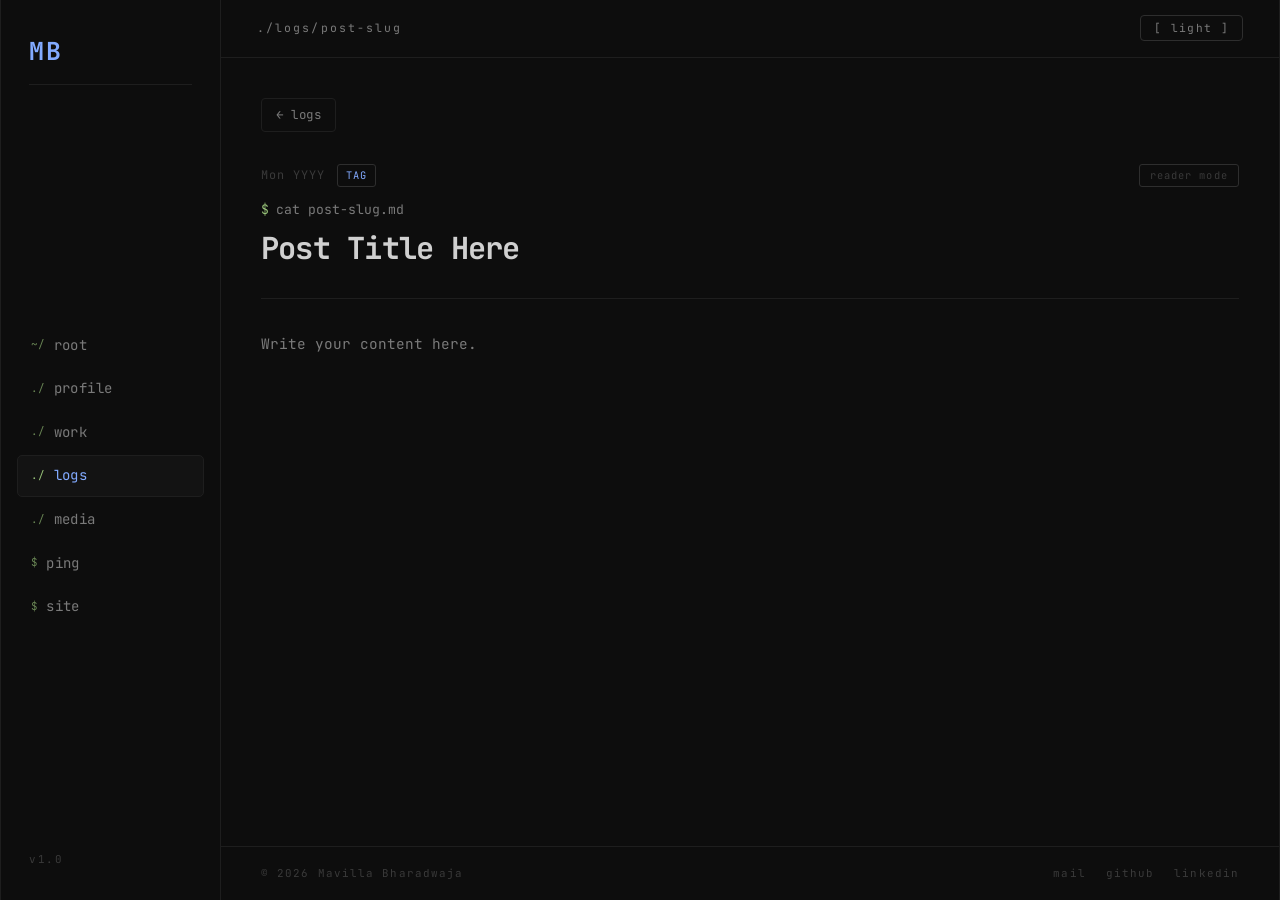
<file: blogs/template.html>
<!DOCTYPE html>
<html lang="en" data-theme="dark">
<head>
  <meta charset="UTF-8">
  <meta name="viewport" content="width=device-width, initial-scale=1.0">
  <title>Post Title — MB</title>
  <link rel="icon" href="data:image/svg+xml,<svg xmlns='http://www.w3.org/2000/svg' viewBox='0 0 32 32'><rect width='32' height='32' fill='%230d0d0d' rx='4'/><text x='50%25' y='55%25' dominant-baseline='middle' text-anchor='middle' font-family='monospace' font-weight='700' font-size='13' fill='%2382aaff'>MB</text></svg>">
  <link rel="preconnect" href="https://fonts.googleapis.com">
  <link href="https://fonts.googleapis.com/css2?family=JetBrains+Mono:ital,wght@0,300;0,400;0,500;0,600;0,700;1,400&display=swap" rel="stylesheet">
  <link rel="stylesheet" href="../css/main.css">
  <script>(function(){var t=localStorage.getItem('mb-theme')||'dark';document.documentElement.setAttribute('data-theme',t);})();</script>
</head>
<body>
<button class="reader-exit">✕ exit reader</button>
<div class="mobile-overlay" id="mobileOverlay"></div>
<div class="main-container">
  <aside class="sidebar">
    <div class="sidebar-logo">MB</div>
    <div class="sidebar-hr"></div>
    <nav class="sidebar-nav">
      <a class="nav-item"        href="../index.html#home">   <span class="nav-prefix">~/</span>root</a>
      <a class="nav-item"        href="../index.html#about">  <span class="nav-prefix">./</span>profile</a>
      <a class="nav-item"        href="../index.html#work">   <span class="nav-prefix">./</span>work</a>
      <a class="nav-item active" href="../index.html#logs">   <span class="nav-prefix">./</span>logs</a>
      <a class="nav-item"        href="../index.html#media">  <span class="nav-prefix">./</span>media</a>
      <a class="nav-item"        href="../index.html#contact"><span class="nav-prefix">$</span>ping</a>
      <a class="nav-item"        href="../index.html#site">   <span class="nav-prefix">$</span>site</a>
    </nav>
    <div class="sidebar-footer">v1.0</div>
  </aside>
  <div class="main-area">
    <header class="navbar">
      <div class="navbar-left">
        <button class="hamburger" id="hamburger" aria-label="Toggle menu" aria-expanded="false">
          <span></span><span></span><span></span>
        </button>
        <span class="navbar-page">./logs/post-slug</span>
      </div>
      <button class="theme-toggle" id="themeToggle">[ light ]</button>
    </header>
    <main class="page-content">
      <a class="back-nav" href="../index.html#logs"><span class="back-arrow">←</span> logs</a>
      <div class="post-meta">
        <span class="post-date">Mon YYYY</span>
        <span class="post-badge">Tag</span>
        <button class="reader-toggle">reader mode</button>
      </div>
      <div class="term-cmd">
        <span class="term-prompt">$</span>
        <span class="term-text">cat post-slug.md</span>
      </div>
      <h1 class="post-title">Post Title Here</h1>
      <div class="post-divider"></div>
      <article class="post-body">
        <p>Write your content here.</p>
      </article>
    </main>
    <footer class="site-footer">
      <span class="footer-copy">© <span id="footerYear"></span> Mavilla Bharadwaja</span>
      <span class="footer-right">
        <a href="mailto:bharadwaja1557@gmail.com">mail</a>
        <a href="https://github.com/mb1557" target="_blank" rel="noopener">github</a>
        <a href="https://linkedin.com/in/bharadwaja1557/" target="_blank" rel="noopener">linkedin</a>
      </span>
    </footer>
  </div>
</div>
<script src="../js/theme.js"></script>
<script src="../js/mobile-nav.js"></script>
<script src="../js/blog-shell.js"></script>
</body>
</html>
</file>
<file: css/main.css>
/* ============================================================
   THEME VARIABLES
============================================================ */
[data-theme="dark"] {
  --bg:           #0d0d0d;
  --surface:      #131313;
  --surface-2:    #1b1b1b;
  --border:       #1e1e1e;
  --border-2:     #2e2e2e;
  --text:         #d0d0d0;
  --text-dim:     #7a7a7a;
  --text-muted:   #3a3a3a;
  --accent:       #82aaff;
  --accent-green: #98c379;
  --accent-amber: #e5c07b;
  --accent-red:   #e06c75;
  --shadow:       rgba(0,0,0,0.6);
}
[data-theme="light"] {
  --bg:           #f2efe9;
  --surface:      #e9e6df;
  --surface-2:    #dedad2;
  --border:       #ccc8c0;
  --border-2:     #b8b4aa;
  --text:         #1a1a1a;
  --text-dim:     #555;
  --text-muted:   #aaa;
  --accent:       #2563eb;
  --accent-green: #16a34a;
  --accent-amber: #b45309;
  --accent-red:   #dc2626;
  --shadow:       rgba(0,0,0,0.12);
}

/* ============================================================
   RESET & BASE
============================================================ */
*, *::before, *::after { margin: 0; padding: 0; box-sizing: border-box; }
html {
  font-size: 16px;
  overflow-y: scroll; /* always reserve scrollbar space */
}
body {
  font-family: 'JetBrains Mono', 'Courier New', monospace;
  background: var(--bg);
  color: var(--text);
  min-height: 100vh;
  display: flex;
  justify-content: center;
  line-height: 1.6;
  transition: background 0.25s, color 0.25s;
}
a { color: inherit; text-decoration: none; }
::selection { background: var(--accent); color: var(--bg); }
::-webkit-scrollbar { width: 5px; height: 5px; }
::-webkit-scrollbar-track { background: transparent; }
::-webkit-scrollbar-thumb { background: var(--border-2); border-radius: 4px; }

/* ============================================================
   OUTER LAYOUT
============================================================ */
.main-container {
  width: min(1280px, 100%);
  min-height: 100vh;
  display: grid;
  grid-template-columns: 220px 1fr;
  border-left:  1px solid var(--border);
  border-right: 1px solid var(--border);
}

/* ============================================================
   SIDEBAR
============================================================ */
.sidebar {
  border-right: 1px solid var(--border);
  display: flex;
  flex-direction: column;
  padding: 2rem 0;
  position: sticky;
  top: 0;
  height: 100vh;
  overflow: hidden;
  background: var(--bg);
  transition: background 0.25s, transform 0.25s ease;
  z-index: 200;
}
.sidebar-logo {
  font-size: 1.55rem;
  font-weight: 700;
  letter-spacing: 0.1em;
  color: var(--accent);
  padding: 0 1.75rem 0.75rem;
  user-select: none;
}
.sidebar-hr { height: 1px; background: var(--border); margin: 0 1.75rem 1rem; }
.sidebar-nav {
  flex: 1;
  display: flex;
  flex-direction: column;
  justify-content: center;
  padding: 0 1rem;
  gap: 0.1rem;
}
.nav-item {
  cursor: pointer;
  padding: 0.55rem 0.8rem;
  border-radius: 5px;
  color: var(--text-dim);
  font-size: 0.875rem;
  letter-spacing: 0.03em;
  display: flex;
  align-items: center;
  gap: 0.5rem;
  border: 1px solid transparent;
  user-select: none;
  transition: color 0.15s, background 0.15s, border-color 0.15s;
  text-decoration: none;
}
.nav-item:hover  { color: var(--text); background: var(--surface); }
.nav-item.active { color: var(--accent); background: var(--surface); border-color: var(--border); }
.nav-prefix { font-size: 0.68rem; color: var(--accent-green); opacity: 0.65; flex-shrink: 0; transition: opacity 0.15s; }
.nav-item.active .nav-prefix, .nav-item:hover .nav-prefix { opacity: 1; }
.sidebar-footer { padding: 0 1.75rem; font-size: 0.68rem; color: var(--text-muted); letter-spacing: 0.14em; }

/* ============================================================
   MAIN AREA
============================================================ */
.main-area { display: flex; flex-direction: column; min-height: 100vh; }

/* ============================================================
   NAVBAR
============================================================ */
.navbar {
  display: flex; align-items: center; justify-content: space-between;
  padding: 0.95rem 2.25rem;
  border-bottom: 1px solid var(--border);
  position: sticky; top: 0;
  background: var(--bg); z-index: 100;
  transition: background 0.25s; gap: 1rem;
}
.navbar-left { display: flex; align-items: center; gap: 0.75rem; min-width: 0; }
.navbar-page { font-size: 0.72rem; color: var(--text-dim); letter-spacing: 0.18em; white-space: nowrap; overflow: hidden; text-overflow: ellipsis; }
.hamburger { display: none; flex-direction: column; justify-content: center; gap: 4px; cursor: pointer; padding: 4px; border: none; background: none; flex-shrink: 0; }
.hamburger span { display: block; width: 18px; height: 1.5px; background: var(--text-dim); border-radius: 2px; transition: all 0.2s; }
.hamburger.open span:nth-child(1) { transform: translateY(5.5px) rotate(45deg); }
.hamburger.open span:nth-child(2) { opacity: 0; }
.hamburger.open span:nth-child(3) { transform: translateY(-5.5px) rotate(-45deg); }
.theme-toggle { background: none; border: 1px solid var(--border-2); color: var(--text-dim); cursor: pointer; padding: 0.32rem 0.8rem; border-radius: 4px; font-family: inherit; font-size: 0.7rem; letter-spacing: 0.12em; transition: color 0.15s, border-color 0.15s; flex-shrink: 0; white-space: nowrap; }
.theme-toggle:hover { color: var(--text); border-color: var(--text-dim); }

/* ============================================================
   MOBILE OVERLAY
============================================================ */
.mobile-overlay { display: none; position: fixed; inset: 0; background: rgba(0,0,0,0.55); z-index: 199; }

/* ============================================================
   PAGE CONTENT
============================================================ */
.page-content { padding: 2.5rem 2.5rem 3rem; flex: 1; animation: pgIn 0.22s ease both; overflow-x: hidden; }
@keyframes pgIn { from { opacity: 0; transform: translateY(8px); } to { opacity: 1; transform: translateY(0); } }

/* ============================================================
   FOOTER
============================================================ */
.site-footer {
  padding: 1.1rem 2.5rem;
  border-top: 1px solid var(--border);
  display: flex; align-items: center; justify-content: space-between;
  font-size: 0.68rem; color: var(--text-muted); letter-spacing: 0.1em;
  gap: 1rem; flex-wrap: wrap;
}
.footer-right { display: flex; gap: 1.25rem; }
.footer-right a { color: var(--text-muted); transition: color 0.15s; }
.footer-right a:hover { color: var(--text-dim); }

/* ============================================================
   SHARED — terminal command header
============================================================ */
.term-cmd { display: flex; align-items: center; gap: 0.45rem; font-size: 0.82rem; margin-bottom: 0.6rem; }
.term-prompt  { color: var(--accent-green); }
.term-text    { color: var(--text-dim); }
.term-cursor  { display: inline-block; width: 0.55em; height: 1em; background: var(--accent-green); border-radius: 1px; animation: blink 1.1s step-end infinite; vertical-align: text-bottom; }
@keyframes blink { 0%,100%{opacity:1} 50%{opacity:0} }
.page-heading { font-size: 2.2rem; font-weight: 700; letter-spacing: -0.025em; line-height: 1.15; margin-bottom: 2.5rem; }

/* ============================================================
   SEARCH + FILTER BAR
============================================================ */
.filter-bar { display: flex; align-items: center; gap: 0.65rem; margin-bottom: 1.75rem; flex-wrap: wrap; }
.search-wrap { position: relative; flex: 1; min-width: 160px; }
.search-icon { position: absolute; left: 0.75rem; top: 50%; transform: translateY(-50%); font-size: 0.72rem; color: var(--text-muted); pointer-events: none; }
.search-input { width: 100%; background: var(--surface); border: 1px solid var(--border); color: var(--text); font-family: inherit; font-size: 0.82rem; padding: 0.5rem 0.75rem 0.5rem 2rem; border-radius: 5px; outline: none; transition: border-color 0.15s; letter-spacing: 0.03em; }
.search-input::placeholder { color: var(--text-muted); }
.search-input:focus { border-color: var(--border-2); }
.filter-btns { display: flex; gap: 0.35rem; flex-wrap: wrap; }
.filter-btn { background: none; border: 1px solid var(--border); color: var(--text-muted); font-family: inherit; font-size: 0.7rem; padding: 0.38rem 0.8rem; border-radius: 4px; cursor: pointer; letter-spacing: 0.08em; transition: all 0.15s; white-space: nowrap; }
.filter-btn:hover  { color: var(--text-dim); border-color: var(--border-2); }
.filter-btn.active { color: var(--accent); border-color: var(--accent); background: var(--surface); }
.no-results { font-size: 0.82rem; color: var(--text-muted); padding: 2rem 0; letter-spacing: 0.06em; }

/* ============================================================
   HOME PAGE
============================================================ */
.home-boot { display: flex; flex-direction: column; gap: 0.3rem; margin-bottom: 2rem; }
.boot-line { font-size: 0.78rem; color: var(--text-muted); letter-spacing: 0.06em; opacity: 0; animation: fadeUp 0.3s ease forwards; }
.boot-line.ok     { color: var(--accent-green); }
.boot-line.info   { color: var(--text-dim); }
.boot-line.accent { color: var(--accent); }
@keyframes fadeUp { from { opacity: 0; transform: translateY(4px); } to { opacity: 1; transform: translateY(0); } }
.home-divider { height: 1px; background: var(--border); margin: 1.75rem 0; }
.home-greeting { font-size: clamp(1.9rem, 3.5vw, 3rem); font-weight: 700; letter-spacing: -0.03em; line-height: 1.15; margin-bottom: 0.9rem; }
.home-greeting .hi { color: var(--text-dim); font-weight: 400; font-size: 0.75em; display: block; margin-bottom: 0.2rem; }
.home-greeting .name { color: var(--text); }
.home-greeting .accent { color: var(--accent); }
.home-status { display: inline-flex; align-items: center; gap: 0.5rem; font-size: 0.78rem; color: var(--text-dim); background: var(--surface); border: 1px solid var(--border); border-radius: 4px; padding: 0.38rem 0.9rem; margin-bottom: 1.75rem; letter-spacing: 0.05em; }
.status-dot { width: 7px; height: 7px; border-radius: 50%; background: var(--accent-green); flex-shrink: 0; }
.home-desc { font-size: 0.9rem; color: var(--text-dim); max-width: 440px; line-height: 1.8; margin-bottom: 2rem; }
.qlinks { display: flex; flex-wrap: wrap; gap: 0.6rem; }
.qlink { background: none; border: 1px solid var(--border-2); color: var(--text-dim); cursor: pointer; padding: 0.5rem 1rem; border-radius: 4px; font-family: inherit; font-size: 0.78rem; letter-spacing: 0.06em; transition: all 0.15s; display: flex; align-items: center; gap: 0.45rem; }
.qlink:hover { color: var(--accent); border-color: var(--accent); background: var(--surface); }
.qlink-pre { color: var(--accent-green); font-size: 0.68rem; }

/* ============================================================
   BENTO — PROFILE / ABOUT PAGE
============================================================ */
.bento { display: grid; grid-template-columns: repeat(6, 1fr); gap: 0.875rem; }
.bcell { background: var(--surface); border: 1px solid var(--border); border-radius: 8px; padding: 1.4rem 1.5rem; transition: border-color 0.2s; overflow: hidden; }
.bcell:hover { border-color: var(--border-2); }
.cell-lbl { font-size: 0.62rem; letter-spacing: 0.22em; text-transform: uppercase; color: var(--text-muted); margin-bottom: 0.9rem; }
.b-bio   { grid-column: 1 / 5; }
.bio-name { font-size: 1.35rem; font-weight: 600; letter-spacing: -0.01em; margin-bottom: 0.7rem; }
.bio-name .hi { color: var(--accent); }
.bio-desc { font-size: 0.855rem; color: var(--text-dim); line-height: 1.75; max-width: 500px; margin-bottom: 1rem; }
.bio-tags { display: flex; flex-wrap: wrap; gap: 0.45rem; }
.bio-tag { font-size: 0.7rem; padding: 0.22rem 0.6rem; border: 1px solid var(--border-2); border-radius: 3px; color: var(--text-dim); letter-spacing: 0.04em; }
.b-photo { grid-column: 5 / 7; display: flex; flex-direction: column; align-items: center; justify-content: center; min-height: 170px; text-align: center; }
.avatar { width: 160px; height: 160px; border-radius: 50%; background: var(--surface-2); border: 2px solid var(--border-2); display: flex; align-items: center; justify-content: center; font-size: 1.8rem; font-weight: 700; color: var(--accent); letter-spacing: 0.05em; margin-bottom: 0.75rem; overflow: hidden; flex-shrink: 0; }
.avatar img { width: 100%; height: 100%; object-fit: cover; display: block; }
.avatar-name { font-size: 0.78rem; color: var(--text-dim); }
.avatar-role { font-size: 0.7rem; color: var(--text-muted); margin-top: 0.2rem; }
.b-tech  { grid-column: 1 / 4; }
.tech-grid { display: flex; flex-wrap: wrap; gap: 0.45rem; }
.tech-tag { font-size: 0.74rem; padding: 0.28rem 0.65rem; background: var(--surface-2); border: 1px solid var(--border-2); border-radius: 3px; color: var(--text-dim); letter-spacing: 0.04em; transition: border-color 0.15s, color 0.15s; }
.tech-tag:hover, .tech-tag.hi { border-color: var(--accent); color: var(--accent); }
.b-quote { grid-column: 4 / 7; display: flex; flex-direction: column; justify-content: center; }
.q-mark { font-size: 3.2rem; line-height: 0.8; color: var(--border-2); font-family: Georgia, serif; margin-bottom: 0.45rem; }
.q-text { font-size: 0.85rem; color: var(--text-dim); line-height: 1.65; font-style: italic; margin-bottom: 0.7rem; }
.q-author { font-size: 0.7rem; color: var(--text-muted); letter-spacing: 0.1em; }
.b-timeline { grid-column: 1 / 7; }
.tl { position: relative; padding-left: 1.5rem; display: flex; flex-direction: column; }
.tl::before { content: ''; position: absolute; left: 0.42rem; top: 0.5rem; bottom: 0.5rem; width: 1px; background: var(--border-2); }
.tl-item { position: relative; padding: 0 0 1.25rem 1.5rem; }
.tl-item:last-child { padding-bottom: 0; }
.tl-dot { position: absolute; left: -1.1rem; top: 0.55rem; width: 9px; height: 9px; border-radius: 50%; background: var(--border-2); border: 2px solid var(--bg); }
.tl-item.now .tl-dot { background: var(--accent); }
.tl-year { font-size: 0.69rem; color: var(--accent-amber); letter-spacing: 0.1em; margin-bottom: 0.2rem; }
.tl-title { font-size: 0.88rem; font-weight: 500; color: var(--text); margin-bottom: 0.2rem; }
.tl-sub { font-size: 0.77rem; color: var(--text-dim); }
.b-books { grid-column: 1 / 7; }
.shelf { display: flex; gap: 0.85rem; overflow-x: auto; padding-bottom: 0.4rem; scrollbar-width: thin; scrollbar-color: var(--border-2) transparent; }
.book { flex-shrink: 0; width: 74px; height: 112px; border-radius: 3px 5px 5px 3px; display: flex; align-items: flex-end; padding: 0.5rem 0.45rem 0.5rem 0.6rem; position: relative; overflow: hidden; transition: transform 0.2s; cursor: default; box-shadow: 3px 3px 8px var(--shadow), inset -2px 0 4px rgba(0,0,0,0.25); }
.book:hover { transform: translateY(-5px) rotate(0.8deg); }
.book-spine { position: absolute; left: 0; top: 0; bottom: 0; width: 5px; background: rgba(0,0,0,0.25); z-index: 1; }
.book-cover { position: absolute; inset: 0; width: 100%; height: 100%; object-fit: cover; }
.book-title { font-size: 0.58rem; font-weight: 600; line-height: 1.3; color: rgba(255,255,255,0.88); text-shadow: 0 1px 3px rgba(0,0,0,0.6); position: relative; z-index: 2; }

/* ============================================================
   WORK PAGE
============================================================ */
.topic-filters { display: flex; flex-wrap: wrap; gap: 0.4rem; margin-bottom: 1.5rem; }
.topic-btn { background: none; border: 1px solid var(--border); color: var(--text-muted); font-family: inherit; font-size: 0.7rem; padding: 0.28rem 0.7rem; border-radius: 3px; cursor: pointer; letter-spacing: 0.08em; transition: all 0.15s; }
.topic-btn:hover  { color: var(--text-dim); border-color: var(--border-2); }
.topic-btn.active { color: var(--accent-green); border-color: var(--accent-green); background: var(--surface); }
.projects-grid { display: grid; grid-template-columns: repeat(auto-fill, minmax(290px, 1fr)); gap: 1rem; }
.proj-card { background: var(--surface); border: 1px solid var(--border); border-radius: 8px; padding: 1.4rem 1.5rem; transition: border-color 0.2s, transform 0.2s; display: flex; flex-direction: column; }
.proj-card:hover { border-color: var(--border-2); transform: translateY(-2px); }
.proj-status { font-size: 0.64rem; letter-spacing: 0.18em; text-transform: uppercase; margin-bottom: 0.7rem; }
.s-active  { color: var(--accent-green); }
.s-wip     { color: var(--accent-amber); }
.s-archive { color: var(--text-muted); }
.proj-name { font-size: 0.98rem; font-weight: 600; margin-bottom: 0.5rem; letter-spacing: -0.01em; }
.proj-desc { font-size: 0.8rem; color: var(--text-dim); line-height: 1.65; margin-bottom: 1rem; flex: 1; }
.proj-tags { display: flex; flex-wrap: wrap; gap: 0.4rem; margin-bottom: 1rem; }
.proj-tag  { font-size: 0.67rem; padding: 0.18rem 0.5rem; border: 1px solid var(--border-2); border-radius: 3px; color: var(--text-muted); letter-spacing: 0.04em; }
.proj-links { display: flex; gap: 0.5rem; margin-top: auto; }
.proj-link { font-size: 0.68rem; padding: 0.28rem 0.7rem; border: 1px solid var(--border-2); border-radius: 3px; color: var(--text-dim); letter-spacing: 0.08em; transition: all 0.15s; text-decoration: none; }
.proj-link:hover      { color: var(--accent); border-color: var(--accent); }
.proj-link.live:hover { color: var(--accent-green); border-color: var(--accent-green); }

/* ============================================================
   LOGS PAGE
============================================================ */
.blog-list { display: flex; flex-direction: column; }
.blog-item { padding: 1.2rem 0; border-bottom: 1px solid var(--border); display: flex; align-items: flex-start; gap: 1.5rem; text-decoration: none; color: inherit; }
.blog-item:first-child { padding-top: 0; }
.blog-item:hover .blog-title { color: var(--accent); }
.blog-date { font-size: 0.7rem; color: var(--text-muted); letter-spacing: 0.06em; flex-shrink: 0; width: 76px; padding-top: 0.15rem; }
.blog-title { font-size: 0.92rem; font-weight: 500; margin-bottom: 0.3rem; transition: color 0.15s; }
.blog-excerpt { font-size: 0.79rem; color: var(--text-dim); line-height: 1.55; }
.blog-badge { display: inline-block; font-size: 0.6rem; padding: 0.12rem 0.4rem; border: 1px solid var(--border-2); border-radius: 3px; color: var(--text-muted); margin-left: 0.45rem; vertical-align: middle; letter-spacing: 0.1em; text-transform: uppercase; }
.type-blog { border-color: rgba(130,170,255,0.3); color: var(--accent); }
.type-note { border-color: rgba(152,195,121,0.3); color: var(--accent-green); }

/* ============================================================
   MEDIA PAGE — Pinterest/masonry layout
============================================================ */

/* CSS columns masonry — handles all aspect ratios naturally */
.masonry-grid {
  columns: 3 240px;       /* 3 columns, min 240px each */
  column-gap: 0.75rem;
}

/* Each card breaks inside columns correctly */
.media-card {
  break-inside: avoid;
  -webkit-column-break-inside: avoid;
  margin-bottom: 0.75rem;
  background: var(--surface);
  border: 1px solid var(--border);
  border-radius: 7px;
  overflow: hidden;
  transition: border-color 0.2s, transform 0.2s;
  display: inline-block; /* required for column layout */
  width: 100%;
}
.media-card:hover {
  border-color: var(--border-2);
  transform: translateY(-2px);
}

/* Image wrapper — flush to top, left, right edges, no padding */
.media-img-wrap {
  position: relative;
  width: 100%;
  display: block;
  overflow: hidden;
  background: var(--surface-2);
}
.media-img {
  width: 100%;
  height: auto;
  display: block;
  /* The image sets its own height via natural aspect ratio */
}

/* Placeholder shown when image fails to load */
.media-placeholder-inner {
  display: none;
  padding: 2.5rem 1rem;
  font-size: 0.65rem;
  color: var(--text-muted);
  letter-spacing: 0.08em;
  text-align: center;
  word-break: break-all;
}
.media-card--placeholder .media-img { display: none; }
.media-card--placeholder .media-placeholder-inner { display: block; }

/* Caption + date — inside the card, below the image */
.media-card-body {
  padding: 0.7rem 0.85rem 0.8rem;
}
.media-caption {
  font-size: 0.78rem;
  color: var(--text-dim);
  line-height: 1.5;
  margin-bottom: 0.3rem;
  letter-spacing: 0.01em;
}
.media-date {
  font-size: 0.65rem;
  color: var(--text-muted);
  letter-spacing: 0.1em;
  text-transform: uppercase;
}

/* Mobile: fewer columns */
@media (max-width: 768px) {
  .masonry-grid { columns: 2 160px; column-gap: 0.55rem; }
  .media-card   { margin-bottom: 0.55rem; }
}
@media (max-width: 380px) {
  .masonry-grid { columns: 1; }
}

/* ============================================================
   CONTACT PAGE
============================================================ */
.contact-list { display: flex; flex-direction: column; gap: 0.5rem; max-width: 560px; }
.contact-row { display: flex; align-items: center; gap: 1.25rem; padding: 0.85rem 1.1rem; border: 1px solid var(--border); border-radius: 6px; background: var(--surface); text-decoration: none; color: var(--text-dim); font-size: 0.865rem; transition: border-color 0.15s, background 0.15s, color 0.15s; min-width: 0; }
.contact-row:hover { border-color: var(--border-2); background: var(--surface-2); color: var(--text); }
.contact-platform { font-size: 0.68rem; letter-spacing: 0.14em; text-transform: uppercase; color: var(--accent); font-weight: 600; width: 88px; flex-shrink: 0; }
.contact-value { color: var(--text-dim); font-size: 0.84rem; transition: color 0.15s; min-width: 0; overflow: hidden; text-overflow: ellipsis; white-space: nowrap; }
.contact-row:hover .contact-value { color: var(--text); }
.contact-note { font-size: 0.72rem; color: var(--text-muted); margin-top: 1.5rem; letter-spacing: 0.07em; }

/* ============================================================
   SITE PAGE
============================================================ */
.site-section { margin-bottom: 2.5rem; }
.site-section-title { font-size: 0.65rem; letter-spacing: 0.22em; text-transform: uppercase; color: var(--text-muted); margin-bottom: 1rem; display: flex; align-items: center; gap: 0.75rem; }
.site-section-title::after { content: ''; flex: 1; height: 1px; background: var(--border); }
.site-meta-grid { display: grid; grid-template-columns: repeat(auto-fill, minmax(180px, 1fr)); gap: 0.6rem; }
.site-meta-item { background: var(--surface); border: 1px solid var(--border); border-radius: 6px; padding: 0.9rem 1.1rem; }
.site-meta-key { font-size: 0.62rem; color: var(--text-muted); letter-spacing: 0.14em; text-transform: uppercase; margin-bottom: 0.35rem; }
.site-meta-val { font-size: 0.85rem; color: var(--text-dim); }
.site-meta-val.hi { color: var(--accent); }
.sitemap { background: var(--surface); border: 1px solid var(--border); border-radius: 6px; padding: 1.25rem 1.5rem; font-size: 0.8rem; color: var(--text-dim); line-height: 2; overflow-x: auto; }
.sm-dir  { color: var(--accent-amber); }
.sm-file { color: var(--text-dim); }
.sm-note { color: var(--text-muted); font-size: 0.7rem; margin-left: 0.4rem; }
.sm-tree { color: var(--text-muted); }
.todo-list { display: flex; flex-direction: column; gap: 0; }
.todo-item { display: flex; align-items: flex-start; gap: 0.75rem; font-size: 0.83rem; color: var(--text-dim); padding: 0.55rem 0; border-bottom: 1px solid var(--border); }
.todo-item:last-child { border-bottom: none; }
.todo-cb { width: 14px; height: 14px; flex-shrink: 0; margin-top: 0.18rem; appearance: none; -webkit-appearance: none; border: 1px solid var(--border-2); border-radius: 2px; background: transparent; cursor: default; position: relative; pointer-events: none; }
.todo-cb.done { background: var(--accent-green); border-color: var(--accent-green); }
.todo-cb.done::after { content: '✓'; position: absolute; inset: 0; display: flex; align-items: center; justify-content: center; font-size: 9px; color: var(--bg); font-weight: 700; }
.todo-done    { color: var(--text-muted); text-decoration: line-through; }
.todo-pending { color: var(--text-dim); }
.site-badge { display: inline-flex; align-items: center; gap: 0.4rem; font-size: 0.7rem; padding: 0.25rem 0.65rem; background: var(--surface); border: 1px solid var(--accent); color: var(--accent); border-radius: 4px; letter-spacing: 0.08em; }
.site-desc { font-size: 0.84rem; color: var(--text-dim); line-height: 1.8; max-width: 540px; }

/* ============================================================
   BLOG / NOTE POST PAGE
============================================================ */
.back-nav { display: inline-flex; align-items: center; gap: 0.5rem; font-size: 0.78rem; color: var(--text-dim); margin-bottom: 2rem; border: 1px solid var(--border); border-radius: 4px; padding: 0.38rem 0.85rem; transition: color 0.15s, border-color 0.15s; letter-spacing: 0.04em; text-decoration: none; }
.back-nav:hover { color: var(--accent); border-color: var(--accent); }
.post-meta { display: flex; align-items: center; gap: 0.75rem; margin-bottom: 0.75rem; flex-wrap: wrap; }
.post-date { font-size: 0.74rem; color: var(--text-muted); letter-spacing: 0.08em; }
.post-badge { font-size: 0.65rem; padding: 0.15rem 0.5rem; border: 1px solid var(--border-2); border-radius: 3px; color: var(--accent); letter-spacing: 0.1em; text-transform: uppercase; }
.post-type-note { color: var(--accent-green); border-color: rgba(152,195,121,0.35); }
.reader-toggle { margin-left: auto; background: none; border: 1px solid var(--border-2); color: var(--text-muted); font-family: inherit; font-size: 0.65rem; padding: 0.22rem 0.65rem; border-radius: 3px; cursor: pointer; letter-spacing: 0.1em; transition: all 0.15s; }
.reader-toggle:hover { color: var(--accent); border-color: var(--accent); }
.post-title { font-size: 1.9rem; font-weight: 700; letter-spacing: -0.025em; line-height: 1.2; margin-bottom: 2rem; }
.post-divider { height: 1px; background: var(--border); margin: 2rem 0; }
.post-body { max-width: 680px; overflow-x: hidden; word-wrap: break-word; }
.post-body p  { font-size: 0.9rem; color: var(--text-dim); line-height: 1.85; margin-bottom: 1.15rem; }
.post-body h2 { font-size: 1.15rem; font-weight: 600; color: var(--text); margin: 2rem 0 0.75rem; letter-spacing: -0.01em; }
.post-body h3 { font-size: 0.95rem; font-weight: 600; color: var(--text); margin: 1.5rem 0 0.5rem; }
.post-body a  { color: var(--accent); text-decoration: underline; text-underline-offset: 2px; }
.post-body strong { color: var(--text); font-weight: 600; }
.post-body em { font-style: italic; }
.post-body ul, .post-body ol { font-size: 0.9rem; color: var(--text-dim); line-height: 1.8; padding-left: 1.5rem; margin-bottom: 1rem; }
.post-body li { margin-bottom: 0.3rem; }
.post-body code { font-family: 'JetBrains Mono', monospace; font-size: 0.82em; background: var(--surface-2); border: 1px solid var(--border-2); padding: 0.1em 0.4em; border-radius: 3px; color: var(--accent-green); word-break: break-all; }
.post-body pre { background: var(--surface); border: 1px solid var(--border); border-radius: 6px; padding: 1.25rem 1.4rem; overflow-x: auto; margin: 1.25rem 0; font-size: 0.83rem; line-height: 1.65; max-width: 100%; }
.post-body pre code { background: none; border: none; padding: 0; font-size: inherit; color: var(--text-dim); word-break: normal; }
.post-body blockquote { border-left: 3px solid var(--border-2); padding: 0.5rem 0 0.5rem 1.25rem; color: var(--text-dim); font-style: italic; margin: 1.25rem 0; }
.post-body blockquote p { margin-bottom: 0; }
.post-body hr { height: 1px; background: var(--border); border: none; margin: 2rem 0; }

/* Fast-reader mode */
body.reader-mode .sidebar,
body.reader-mode .navbar,
body.reader-mode .back-nav,
body.reader-mode .post-meta,
body.reader-mode .site-footer { display: none !important; }
body.reader-mode .main-container { grid-template-columns: 1fr; }
body.reader-mode .page-content { padding: 3rem min(6vw, 3rem); max-width: 720px; margin: 0 auto; }
body.reader-mode .post-title { font-size: 2.1rem; margin-top: 1rem; }
body.reader-mode .post-body p,
body.reader-mode .post-body li { font-size: 1rem; line-height: 1.95; }
.reader-exit { position: fixed; top: 1.25rem; right: 1.5rem; background: var(--surface); border: 1px solid var(--border-2); color: var(--text-dim); font-family: inherit; font-size: 0.7rem; padding: 0.4rem 0.9rem; border-radius: 4px; cursor: pointer; letter-spacing: 0.1em; z-index: 9999; display: none; }
body.reader-mode .reader-exit { display: block; }
body.reader-mode .reader-toggle { display: none; }

/* ============================================================
   404 PAGE
============================================================ */
.page-404 { display: flex; flex-direction: column; align-items: flex-start; justify-content: center; padding: 3rem 2.5rem 4rem; min-height: calc(100vh - 130px); }
.err-code { font-size: clamp(4rem, 10vw, 7rem); font-weight: 700; color: var(--border-2); letter-spacing: -0.05em; line-height: 1; margin-bottom: 0.5rem; }
.err-msg  { font-size: 1.2rem; color: var(--text-dim); margin-bottom: 0.5rem; }
.err-sub  { font-size: 0.82rem; color: var(--text-muted); margin-bottom: 2rem; max-width: 420px; line-height: 1.75; }
.err-pre  { background: var(--surface); border: 1px solid var(--border); border-radius: 6px; padding: 1rem 1.4rem; font-size: 0.8rem; color: var(--text-dim); line-height: 1.9; margin-bottom: 2rem; }
.err-pre .p { color: var(--accent-green); }
.err-pre .c { color: var(--accent); }
.err-home { display: inline-flex; align-items: center; gap: 0.5rem; font-size: 0.78rem; color: var(--text-dim); border: 1px solid var(--border-2); border-radius: 4px; padding: 0.5rem 1rem; transition: all 0.15s; }
.err-home:hover { color: var(--accent); border-color: var(--accent); }

/* ============================================================
   MOBILE
============================================================ */
@media (max-width: 768px) {
  .main-container { grid-template-columns: 1fr; }
  .sidebar { position: fixed; left: 0; top: 0; bottom: 0; width: 240px; transform: translateX(-100%); box-shadow: 4px 0 24px var(--shadow); border-right: 1px solid var(--border-2); }
  .sidebar.open { transform: translateX(0); }
  .mobile-overlay.visible { display: block; }
  .hamburger { display: flex; }
  .navbar { padding: 0.85rem 1.25rem; }
  .page-content { padding: 1.75rem 1.25rem 2.5rem; }
  .page-heading { font-size: 1.75rem; }
  .site-footer { padding: 1rem 1.25rem; font-size: 0.65rem; }
  .footer-right { display: none; }

  /* contact mobile fix */
  .contact-list { max-width: 100%; }
  .contact-row { flex-direction: column; align-items: flex-start; gap: 0.2rem; padding: 0.75rem 0.9rem; }
  .contact-platform { width: auto; }
  .contact-value { white-space: normal; word-break: break-all; font-size: 0.78rem; }

  /* bento */
  .bento { grid-template-columns: 1fr 1fr; }
  .b-bio { grid-column: 1 / 3; }
  .b-photo { grid-column: 1 / 3; min-height: auto; }
  .b-tech { grid-column: 1 / 3; }
  .b-quote { grid-column: 1 / 3; }
  .b-timeline { grid-column: 1 / 3; }
  .b-books { grid-column: 1 / 3; }

  .projects-grid { grid-template-columns: 1fr; }
  .filter-bar { gap: 0.5rem; }
  .search-wrap { min-width: 100%; order: -1; }
  .blog-item { flex-direction: column; gap: 0.35rem; }
  .blog-date { width: auto; }

  /* blog post mobile fix */
  .post-title { font-size: 1.45rem; }
  .post-body { max-width: 100%; }
  .post-body pre { font-size: 0.73rem; padding: 0.85rem 1rem; }
  .post-meta { gap: 0.5rem; }
  .back-nav { margin-bottom: 1.5rem; }
  .reader-toggle { display: none; }

  .site-meta-grid { grid-template-columns: 1fr 1fr; }
  .page-404 { padding: 2rem 1.25rem 3rem; }
}

@media (max-width: 400px) {
  .post-body pre { font-size: 0.68rem; }
  .site-meta-grid { grid-template-columns: 1fr; }
  .bento { grid-template-columns: 1fr; }
  .b-bio, .b-photo, .b-tech, .b-quote, .b-timeline, .b-books { grid-column: 1; }
}
</file>
